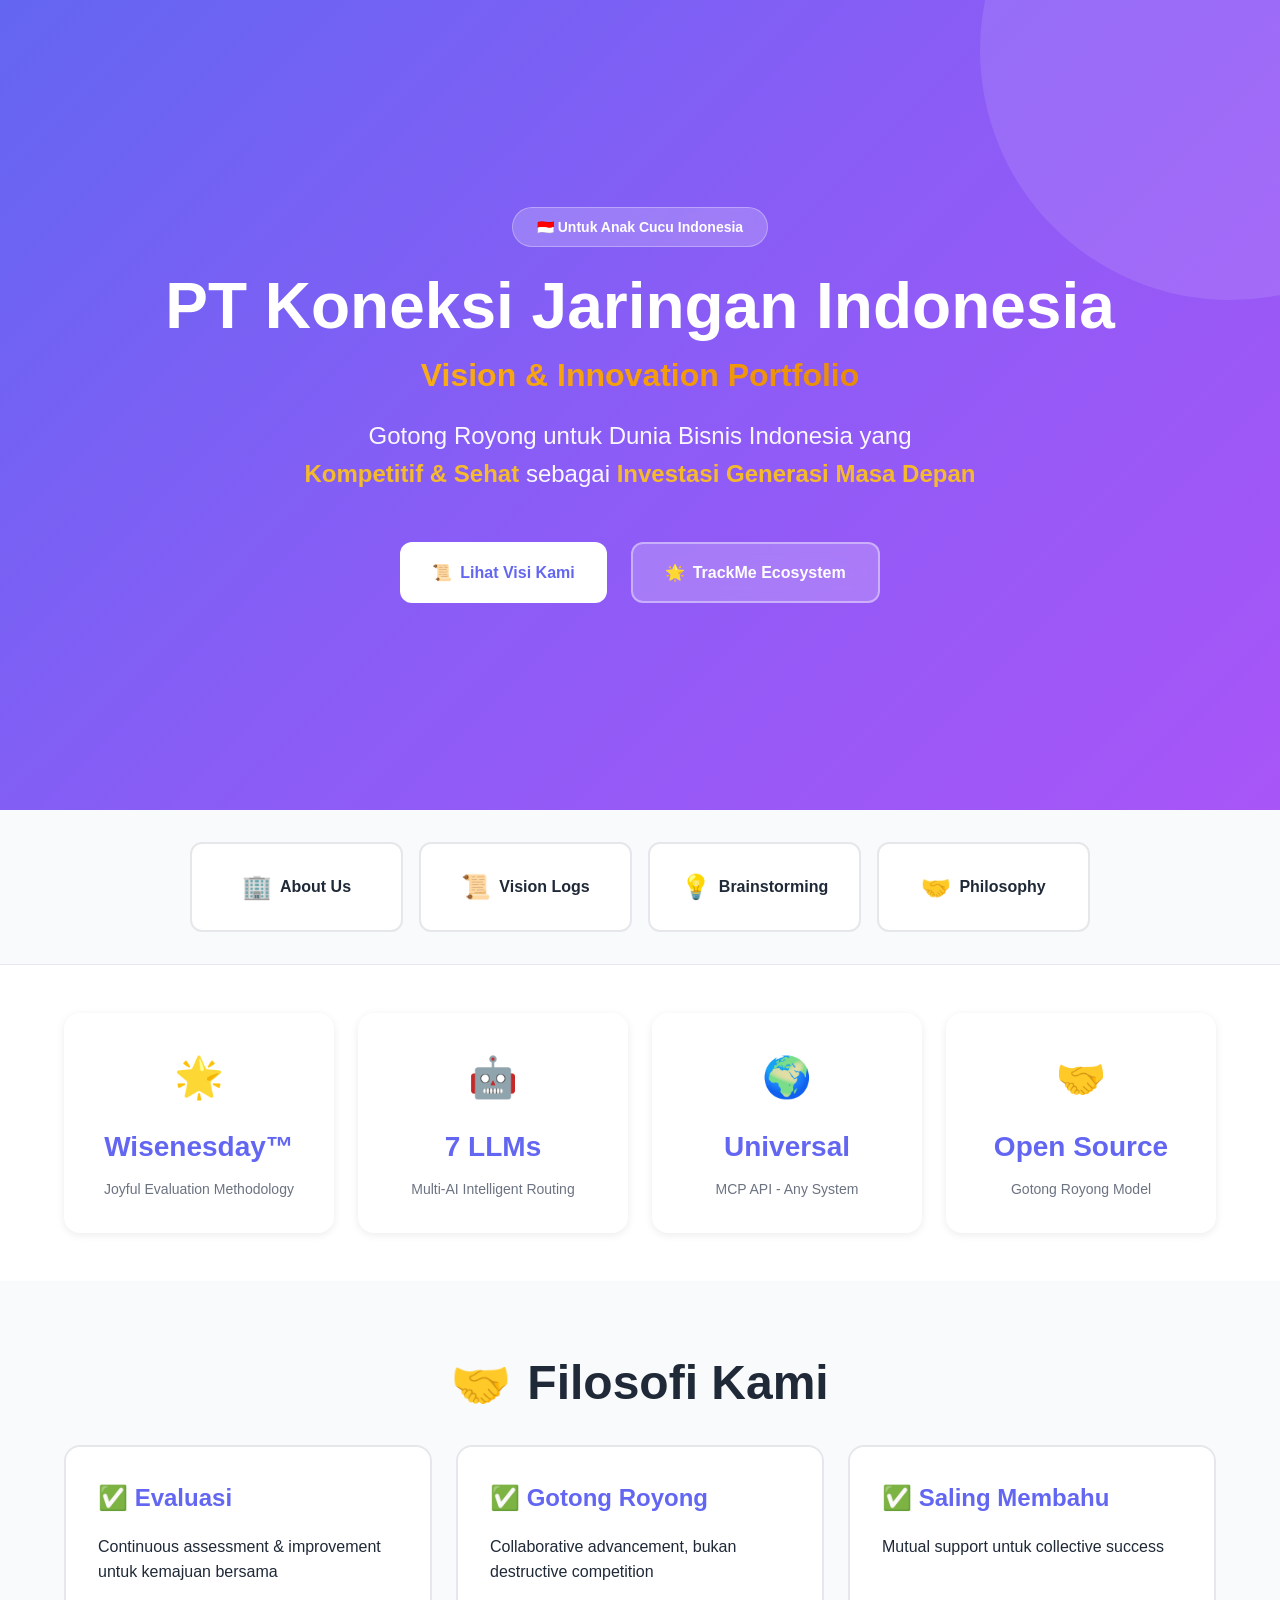
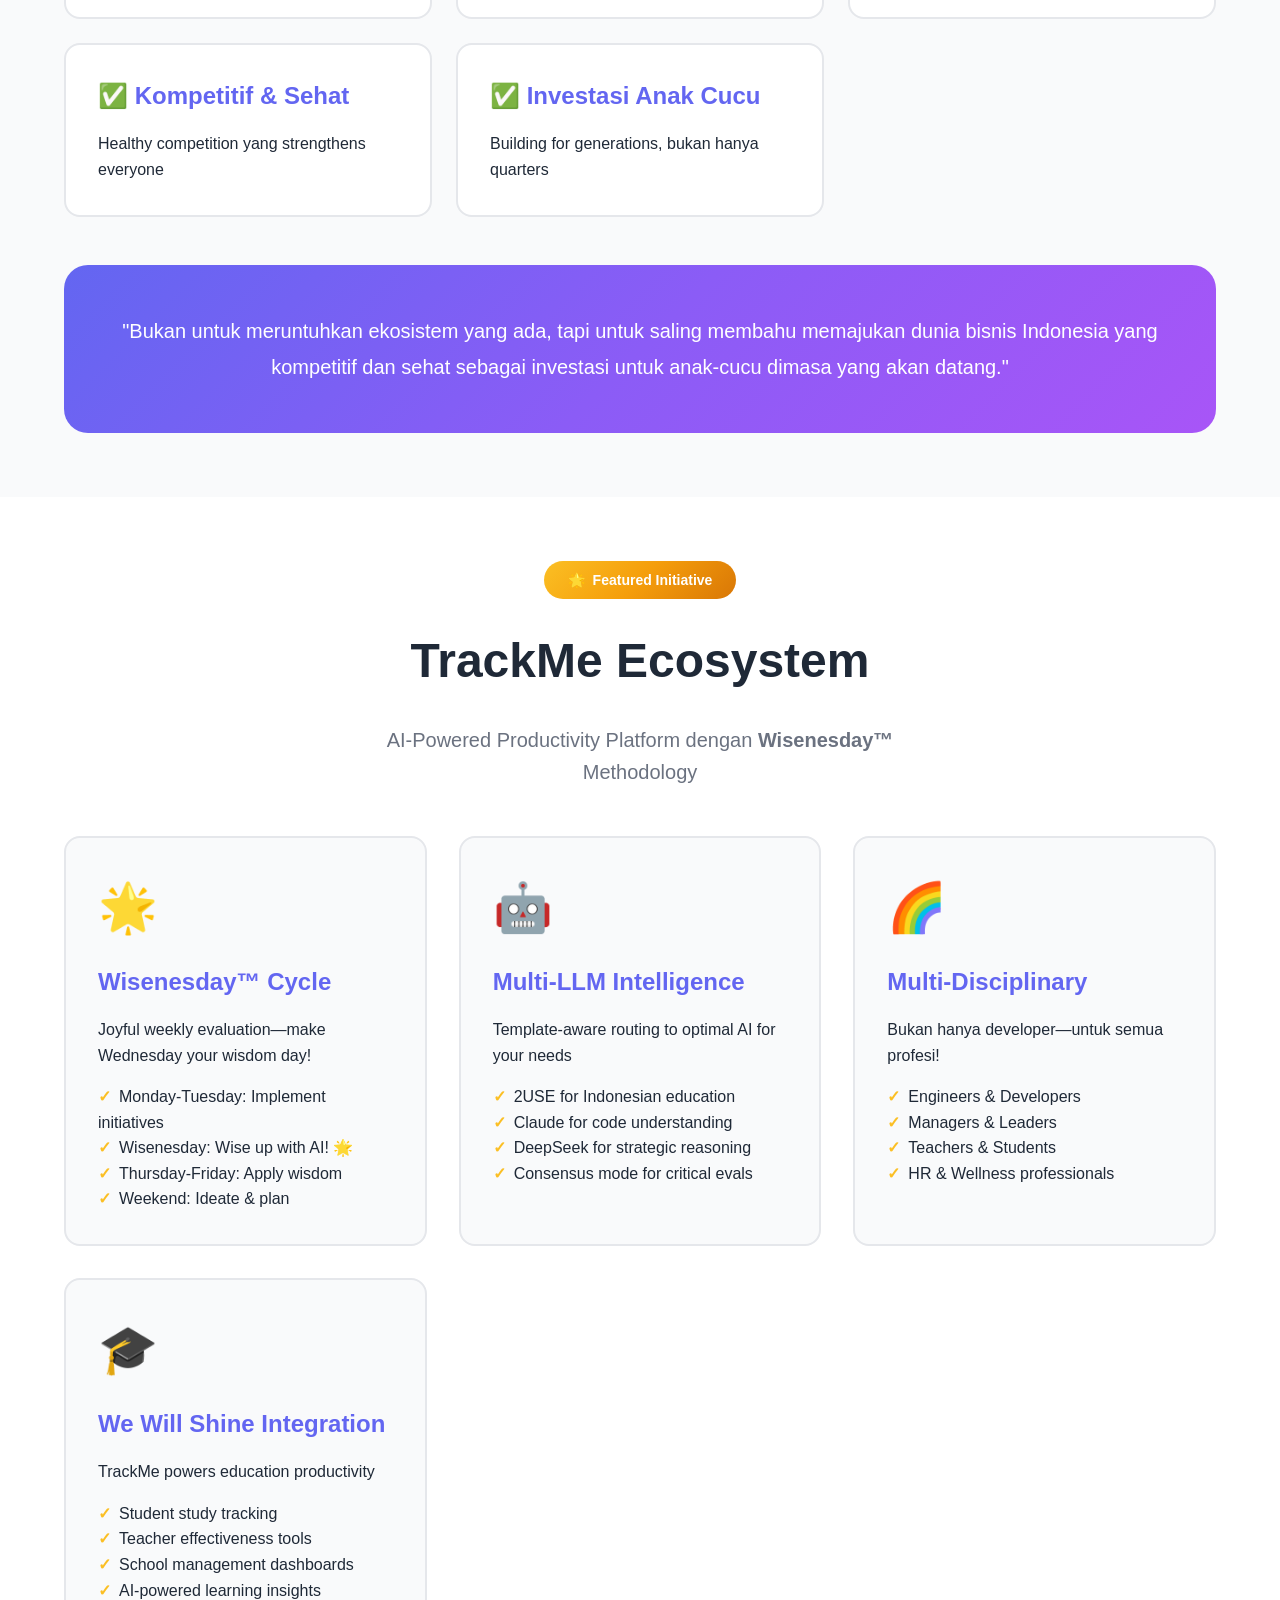
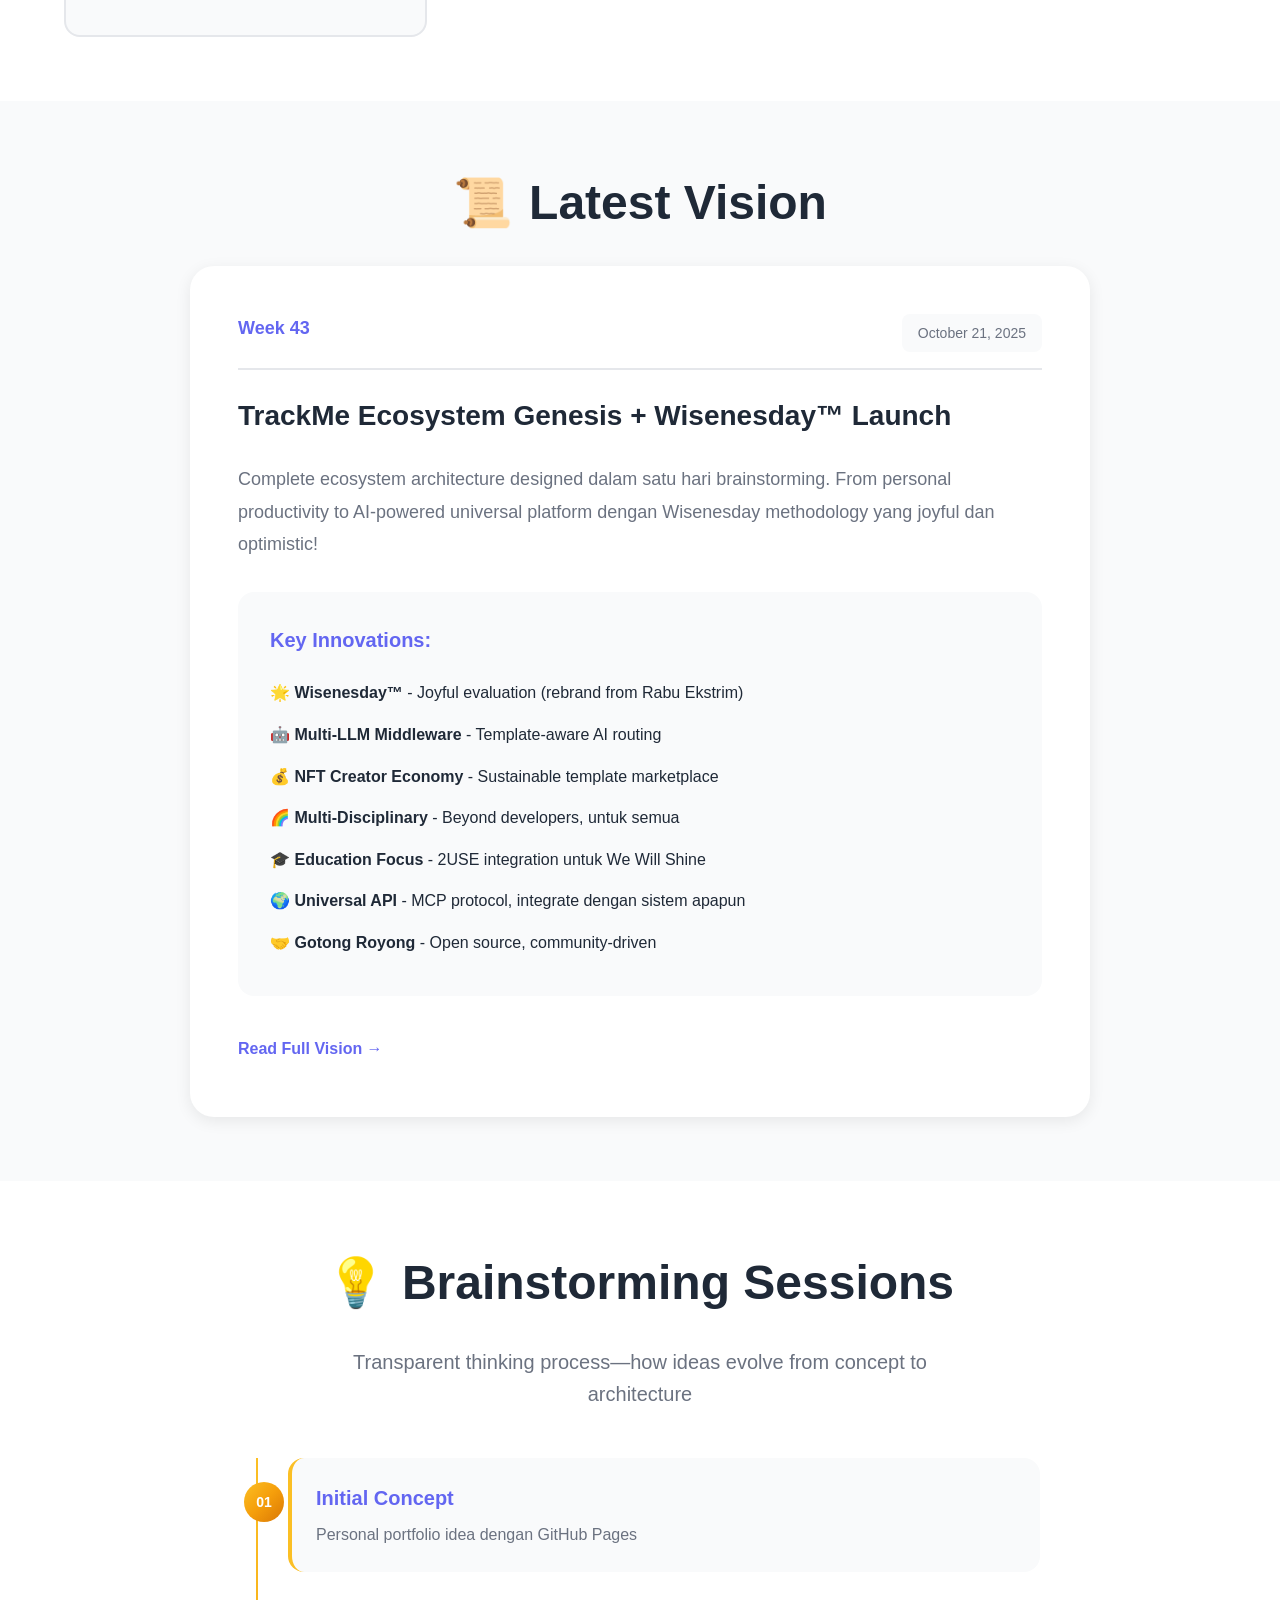
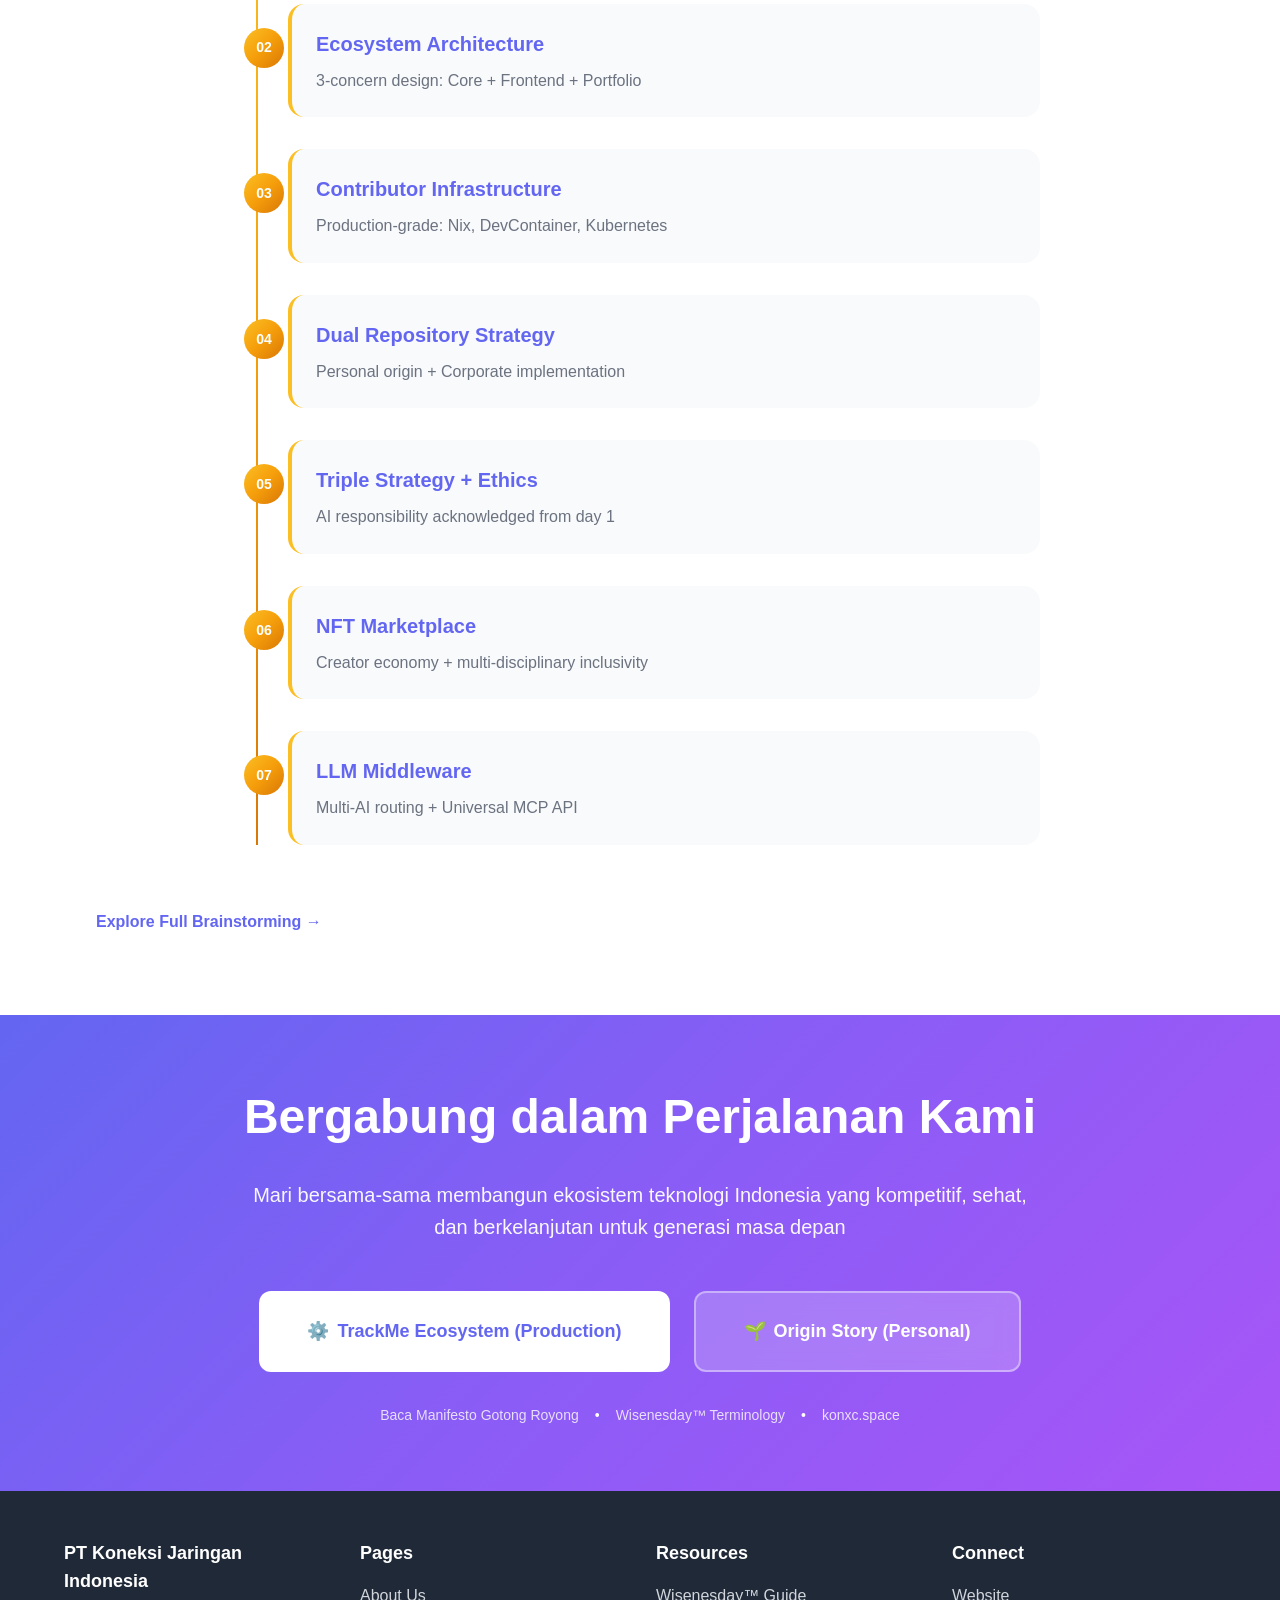
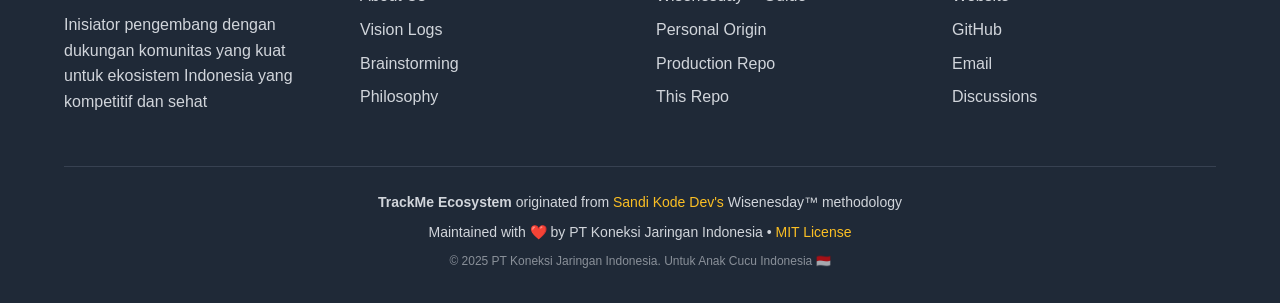
<file: docs/index.html>
<!DOCTYPE html>
<html lang="id">
<head>
    <meta charset="UTF-8">
    <meta name="viewport" content="width=device-width, initial-scale=1.0">
    <title>PT Koneksi Jaringan Indonesia - Wisenesday™ Vision Portfolio</title>
    <meta name="description" content="Corporate vision portfolio: Gotong royong untuk Indonesia kompetitif & sehat. TrackMe Ecosystem genesis & Wisenesday methodology.">
    
    <!-- Open Graph -->
    <meta property="og:title" content="PT Koneksi - Wisenesday Vision Portfolio">
    <meta property="og:description" content="Gotong Royong Digital: Building healthy Indonesian tech ecosystem for next generation">
    <meta property="og:type" content="website">
    
    <link rel="stylesheet" href="./assets/css/style.css">
</head>
<body>
    <!-- Hero Section -->
    <header class="hero">
        <div class="container">
            <div class="hero-badge">🇮🇩 Untuk Anak Cucu Indonesia</div>
            <h1 class="hero-title">
                <span class="company">PT Koneksi Jaringan Indonesia</span>
                <span class="tagline">Vision & Innovation Portfolio</span>
            </h1>
            <p class="hero-subtitle">
                Gotong Royong untuk Dunia Bisnis Indonesia yang<br/>
                <strong>Kompetitif & Sehat</strong> sebagai <strong>Investasi Generasi Masa Depan</strong>
            </p>
            
            <div class="hero-cta">
                <a href="#vision" class="btn btn-primary">
                    <span class="icon">📜</span>
                    Lihat Visi Kami
                </a>
                <a href="#trackme" class="btn btn-secondary">
                    <span class="icon">🌟</span>
                    TrackMe Ecosystem
                </a>
            </div>
        </div>
    </header>

    <!-- Quick Navigation -->
    <nav class="quick-nav">
        <div class="container">
            <div class="quick-nav-grid">
                <a href="./about.html" class="quick-nav-card">
                    <span class="quick-nav-icon">🏢</span>
                    <span class="quick-nav-text">About Us</span>
                </a>
                <a href="./vision.html" class="quick-nav-card">
                    <span class="quick-nav-icon">📜</span>
                    <span class="quick-nav-text">Vision Logs</span>
                </a>
                <a href="./brainstorming.html" class="quick-nav-card">
                    <span class="quick-nav-icon">💡</span>
                    <span class="quick-nav-text">Brainstorming</span>
                </a>
                <a href="./philosophy.html" class="quick-nav-card">
                    <span class="quick-nav-icon">🤝</span>
                    <span class="quick-nav-text">Philosophy</span>
                </a>
            </div>
        </div>
    </nav>

    <!-- Stats Dashboard -->
    <section class="stats">
        <div class="container">
            <div class="stat-grid">
                <div class="stat-card">
                    <div class="stat-icon">🌟</div>
                    <div class="stat-value">Wisenesday™</div>
                    <div class="stat-label">Joyful Evaluation Methodology</div>
                </div>
                <div class="stat-card">
                    <div class="stat-icon">🤖</div>
                    <div class="stat-value">7 LLMs</div>
                    <div class="stat-label">Multi-AI Intelligent Routing</div>
                </div>
                <div class="stat-card">
                    <div class="stat-icon">🌍</div>
                    <div class="stat-value">Universal</div>
                    <div class="stat-label">MCP API - Any System</div>
                </div>
                <div class="stat-card">
                    <div class="stat-icon">🤝</div>
                    <div class="stat-value">Open Source</div>
                    <div class="stat-label">Gotong Royong Model</div>
                </div>
            </div>
        </div>
    </section>

    <!-- Philosophy Section -->
    <section id="philosophy" class="philosophy">
        <div class="container">
            <h2 class="section-title">
                <span class="icon">🤝</span>
                Filosofi Kami
            </h2>
            
            <div class="philosophy-grid">
                <div class="philosophy-card">
                    <h3>✅ Evaluasi</h3>
                    <p>Continuous assessment & improvement untuk kemajuan bersama</p>
                </div>
                <div class="philosophy-card">
                    <h3>✅ Gotong Royong</h3>
                    <p>Collaborative advancement, bukan destructive competition</p>
                </div>
                <div class="philosophy-card">
                    <h3>✅ Saling Membahu</h3>
                    <p>Mutual support untuk collective success</p>
                </div>
                <div class="philosophy-card">
                    <h3>✅ Kompetitif & Sehat</h3>
                    <p>Healthy competition yang strengthens everyone</p>
                </div>
                <div class="philosophy-card">
                    <h3>✅ Investasi Anak Cucu</h3>
                    <p>Building for generations, bukan hanya quarters</p>
                </div>
            </div>
            
            <div class="philosophy-statement">
                <p class="lead">
                    "Bukan untuk meruntuhkan ekosistem yang ada, tapi untuk saling membahu 
                    memajukan dunia bisnis Indonesia yang kompetitif dan sehat sebagai 
                    investasi untuk anak-cucu dimasa yang akan datang."
                </p>
            </div>
        </div>
    </section>

    <!-- TrackMe Ecosystem -->
    <section id="trackme" class="trackme">
        <div class="container">
            <div class="trackme-badge">
                <span class="badge-icon">🌟</span>
                <span class="badge-text">Featured Initiative</span>
            </div>
            
            <h2 class="section-title">TrackMe Ecosystem</h2>
            <p class="section-subtitle">
                AI-Powered Productivity Platform dengan <strong>Wisenesday™</strong> Methodology
            </p>
            
            <div class="trackme-features">
                <div class="feature-card">
                    <div class="feature-icon">🌟</div>
                    <h3>Wisenesday™ Cycle</h3>
                    <p>Joyful weekly evaluation—make Wednesday your wisdom day!</p>
                    <ul>
                        <li>Monday-Tuesday: Implement initiatives</li>
                        <li>Wisenesday: Wise up with AI! 🌟</li>
                        <li>Thursday-Friday: Apply wisdom</li>
                        <li>Weekend: Ideate & plan</li>
                    </ul>
                </div>
                
                <div class="feature-card">
                    <div class="feature-icon">🤖</div>
                    <h3>Multi-LLM Intelligence</h3>
                    <p>Template-aware routing to optimal AI for your needs</p>
                    <ul>
                        <li>2USE for Indonesian education</li>
                        <li>Claude for code understanding</li>
                        <li>DeepSeek for strategic reasoning</li>
                        <li>Consensus mode for critical evals</li>
                    </ul>
                </div>
                
                <div class="feature-card">
                    <div class="feature-icon">🌈</div>
                    <h3>Multi-Disciplinary</h3>
                    <p>Bukan hanya developer—untuk semua profesi!</p>
                    <ul>
                        <li>Engineers & Developers</li>
                        <li>Managers & Leaders</li>
                        <li>Teachers & Students</li>
                        <li>HR & Wellness professionals</li>
                    </ul>
                </div>
                
                <div class="feature-card">
                    <div class="feature-icon">🎓</div>
                    <h3>We Will Shine Integration</h3>
                    <p>TrackMe powers education productivity</p>
                    <ul>
                        <li>Student study tracking</li>
                        <li>Teacher effectiveness tools</li>
                        <li>School management dashboards</li>
                        <li>AI-powered learning insights</li>
                    </ul>
                </div>
            </div>
        </div>
    </section>

    <!-- Latest Vision -->
    <section id="vision" class="vision">
        <div class="container">
            <h2 class="section-title">
                <span class="icon">📜</span>
                Latest Vision
            </h2>
            
            <div class="vision-card">
                <div class="vision-header">
                    <span class="week">Week 43</span>
                    <span class="date">October 21, 2025</span>
                </div>
                <h3>TrackMe Ecosystem Genesis + Wisenesday™ Launch</h3>
                <p class="vision-summary">
                    Complete ecosystem architecture designed dalam satu hari brainstorming. 
                    From personal productivity to AI-powered universal platform dengan 
                    Wisenesday methodology yang joyful dan optimistic!
                </p>
                
                <div class="vision-highlights">
                    <h4>Key Innovations:</h4>
                    <ul>
                        <li>🌟 <strong>Wisenesday™</strong> - Joyful evaluation (rebrand from Rabu Ekstrim)</li>
                        <li>🤖 <strong>Multi-LLM Middleware</strong> - Template-aware AI routing</li>
                        <li>💰 <strong>NFT Creator Economy</strong> - Sustainable template marketplace</li>
                        <li>🌈 <strong>Multi-Disciplinary</strong> - Beyond developers, untuk semua</li>
                        <li>🎓 <strong>Education Focus</strong> - 2USE integration untuk We Will Shine</li>
                        <li>🌍 <strong>Universal API</strong> - MCP protocol, integrate dengan sistem apapun</li>
                        <li>🤝 <strong>Gotong Royong</strong> - Open source, community-driven</li>
                    </ul>
                </div>
                
                <a href="./vision/2025/10-October/week-43-trackme-genesis.html" class="btn btn-link">
                    Read Full Vision →
                </a>
            </div>
        </div>
    </section>

    <!-- Brainstorming -->
    <section class="brainstorming">
        <div class="container">
            <h2 class="section-title">
                <span class="icon">💡</span>
                Brainstorming Sessions
            </h2>
            <p class="section-subtitle">
                Transparent thinking process—how ideas evolve from concept to architecture
            </p>
            
            <div class="brainstorm-timeline">
                <div class="timeline-item">
                    <div class="timeline-number">01</div>
                    <h3>Initial Concept</h3>
                    <p>Personal portfolio idea dengan GitHub Pages</p>
                </div>
                <div class="timeline-item">
                    <div class="timeline-number">02</div>
                    <h3>Ecosystem Architecture</h3>
                    <p>3-concern design: Core + Frontend + Portfolio</p>
                </div>
                <div class="timeline-item">
                    <div class="timeline-number">03</div>
                    <h3>Contributor Infrastructure</h3>
                    <p>Production-grade: Nix, DevContainer, Kubernetes</p>
                </div>
                <div class="timeline-item">
                    <div class="timeline-number">04</div>
                    <h3>Dual Repository Strategy</h3>
                    <p>Personal origin + Corporate implementation</p>
                </div>
                <div class="timeline-item">
                    <div class="timeline-number">05</div>
                    <h3>Triple Strategy + Ethics</h3>
                    <p>AI responsibility acknowledged from day 1</p>
                </div>
                <div class="timeline-item">
                    <div class="timeline-number">06</div>
                    <h3>NFT Marketplace</h3>
                    <p>Creator economy + multi-disciplinary inclusivity</p>
                </div>
                <div class="timeline-item">
                    <div class="timeline-number">07</div>
                    <h3>LLM Middleware</h3>
                    <p>Multi-AI routing + Universal MCP API</p>
                </div>
            </div>
            
            <a href="./brainstorming/2025-10-october/week-43-trackme-genesis/" class="btn btn-primary">
                Explore Full Brainstorming →
            </a>
        </div>
    </section>

    <!-- CTA Section -->
    <section class="cta">
        <div class="container">
            <div class="cta-content">
                <h2>Bergabung dalam Perjalanan Kami</h2>
                <p>
                    Mari bersama-sama membangun ekosistem teknologi Indonesia yang 
                    kompetitif, sehat, dan berkelanjutan untuk generasi masa depan
                </p>
                
                <div class="cta-buttons">
                    <a href="https://github.com/konxc/trackme-ecosystem" class="btn btn-large btn-primary">
                        <span class="icon">⚙️</span>
                        TrackMe Ecosystem (Production)
                    </a>
                    <a href="https://github.com/sandikodev/trackme" class="btn btn-large btn-secondary">
                        <span class="icon">🌱</span>
                        Origin Story (Personal)
                    </a>
                </div>
                
                <div class="cta-links">
                    <a href="./philosophy.html">Baca Manifesto Gotong Royong</a>
                    <span>•</span>
                    <a href="./wisenesday.html">Wisenesday™ Terminology</a>
                    <span>•</span>
                    <a href="https://konxc.space">konxc.space</a>
                </div>
            </div>
        </div>
    </section>

    <!-- Footer -->
    <footer class="footer">
        <div class="container">
            <div class="footer-grid">
                <div class="footer-section">
                    <h4>PT Koneksi Jaringan Indonesia</h4>
                    <p>
                        Inisiator pengembang dengan dukungan komunitas yang kuat 
                        untuk ekosistem Indonesia yang kompetitif dan sehat
                    </p>
                </div>
                
                <div class="footer-section">
                    <h4>Pages</h4>
                    <ul>
                        <li><a href="./about.html">About Us</a></li>
                        <li><a href="./vision.html">Vision Logs</a></li>
                        <li><a href="./brainstorming.html">Brainstorming</a></li>
                        <li><a href="./philosophy.html">Philosophy</a></li>
                    </ul>
                </div>
                
                <div class="footer-section">
                    <h4>Resources</h4>
                    <ul>
                        <li><a href="./wisenesday.html">Wisenesday™ Guide</a></li>
                        <li><a href="https://github.com/sandikodev/trackme">Personal Origin</a></li>
                        <li><a href="https://github.com/konxc/trackme-ecosystem">Production Repo</a></li>
                        <li><a href="https://github.com/konxc/trackme">This Repo</a></li>
                    </ul>
                </div>
                
                <div class="footer-section">
                    <h4>Connect</h4>
                    <ul>
                        <li><a href="https://konxc.space">Website</a></li>
                        <li><a href="https://github.com/konxc">GitHub</a></li>
                        <li><a href="mailto:partnerships@konxc.space">Email</a></li>
                        <li><a href="https://github.com/konxc/trackme/discussions">Discussions</a></li>
                    </ul>
                </div>
            </div>
            
            <div class="footer-bottom">
                <p>
                    <strong>TrackMe Ecosystem</strong> originated from 
                    <a href="https://github.com/sandikodev/trackme">Sandi Kode Dev's</a> 
                    Wisenesday™ methodology
                </p>
                <p>
                    Maintained with ❤️ by PT Koneksi Jaringan Indonesia • 
                    <a href="https://github.com/konxc/trackme/blob/main/LICENSE">MIT License</a>
                </p>
                <p class="copyright">© 2025 PT Koneksi Jaringan Indonesia. Untuk Anak Cucu Indonesia 🇮🇩</p>
            </div>
        </div>
    </footer>

    <script src="./assets/js/main.js"></script>
</body>
</html>
</file>
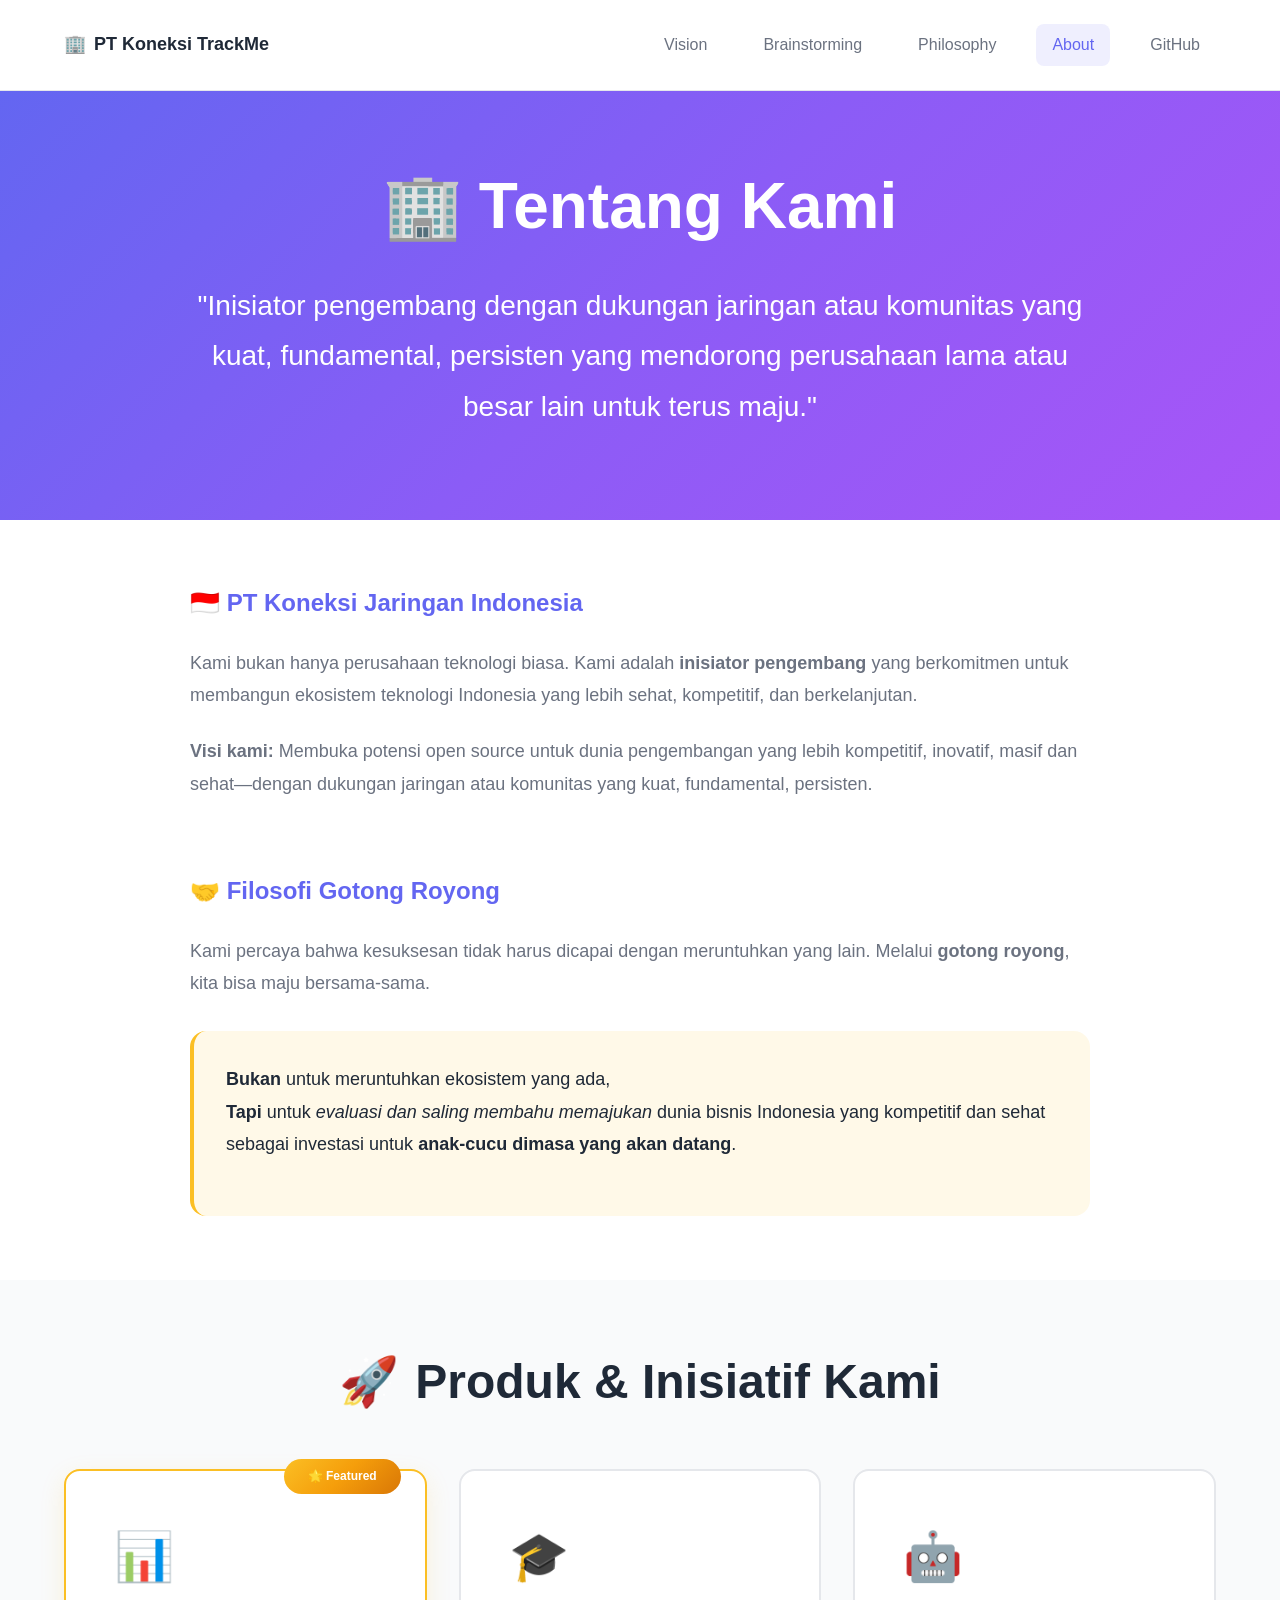
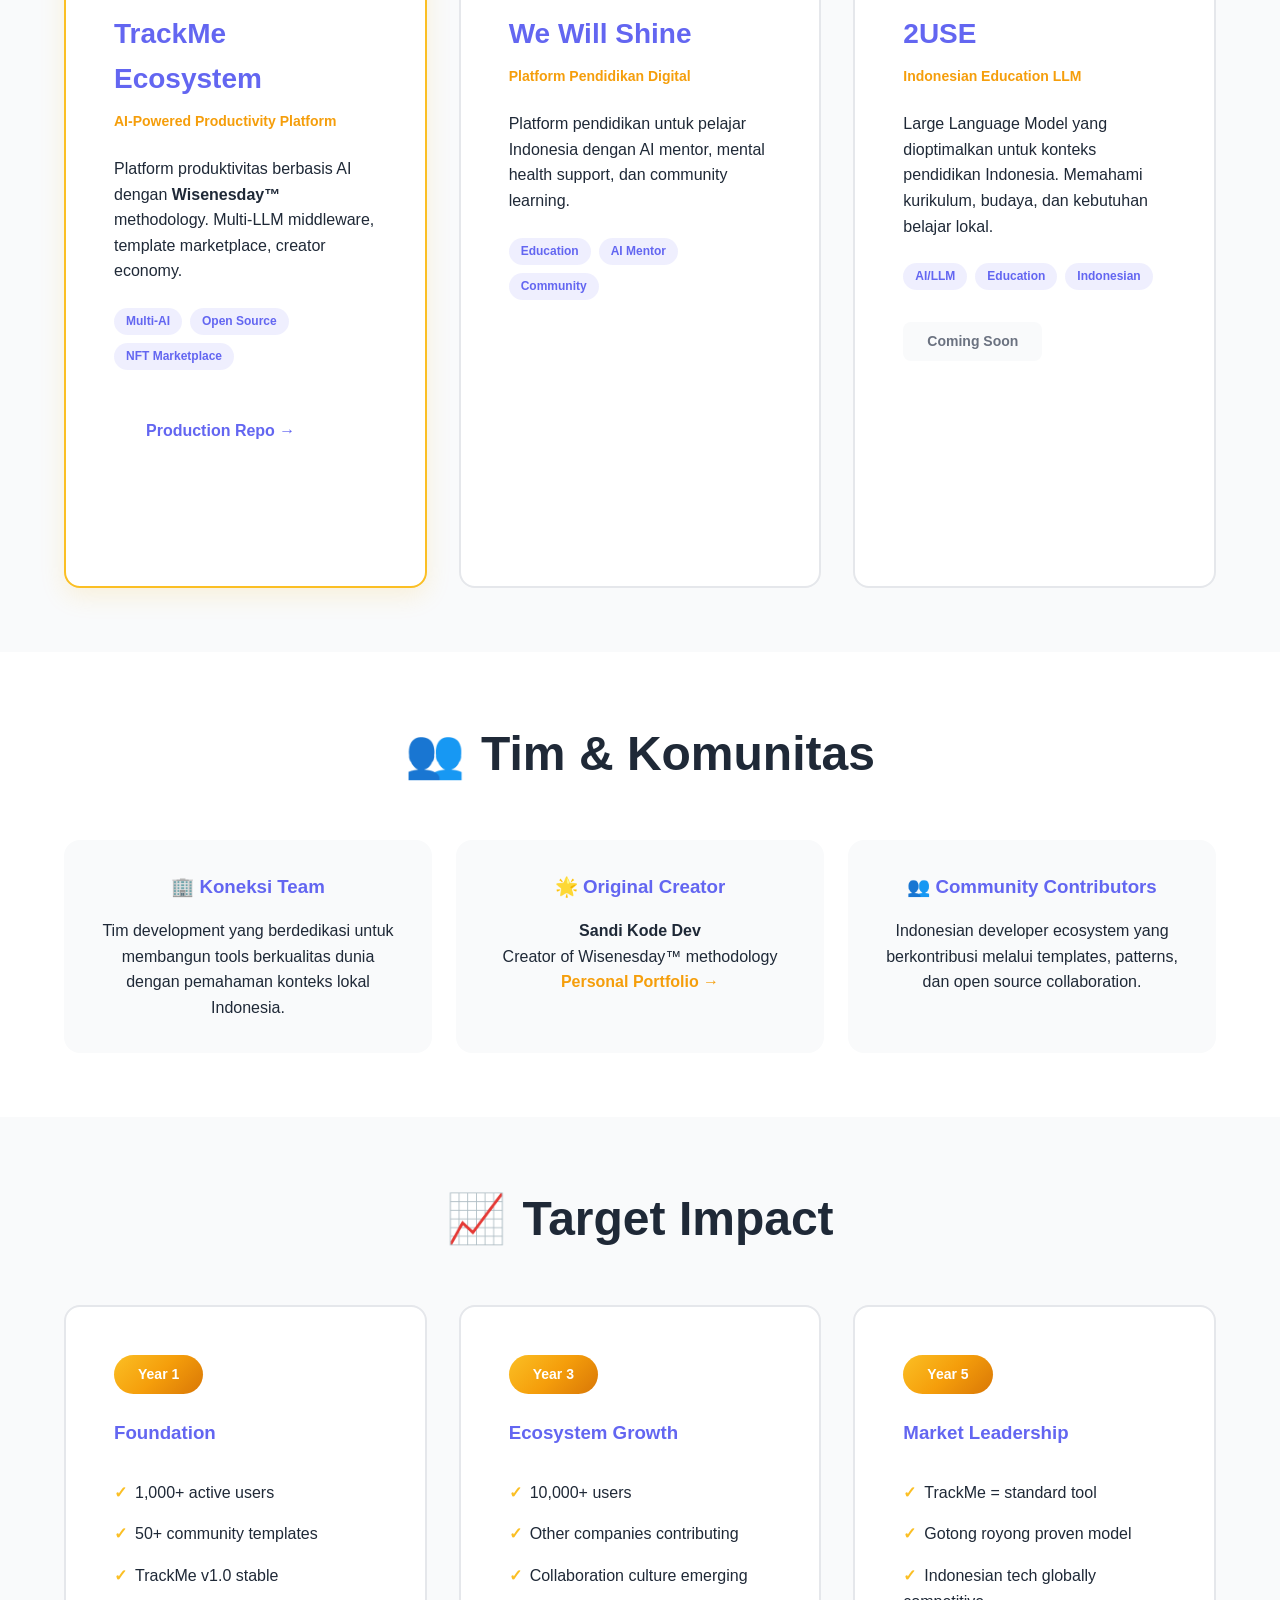
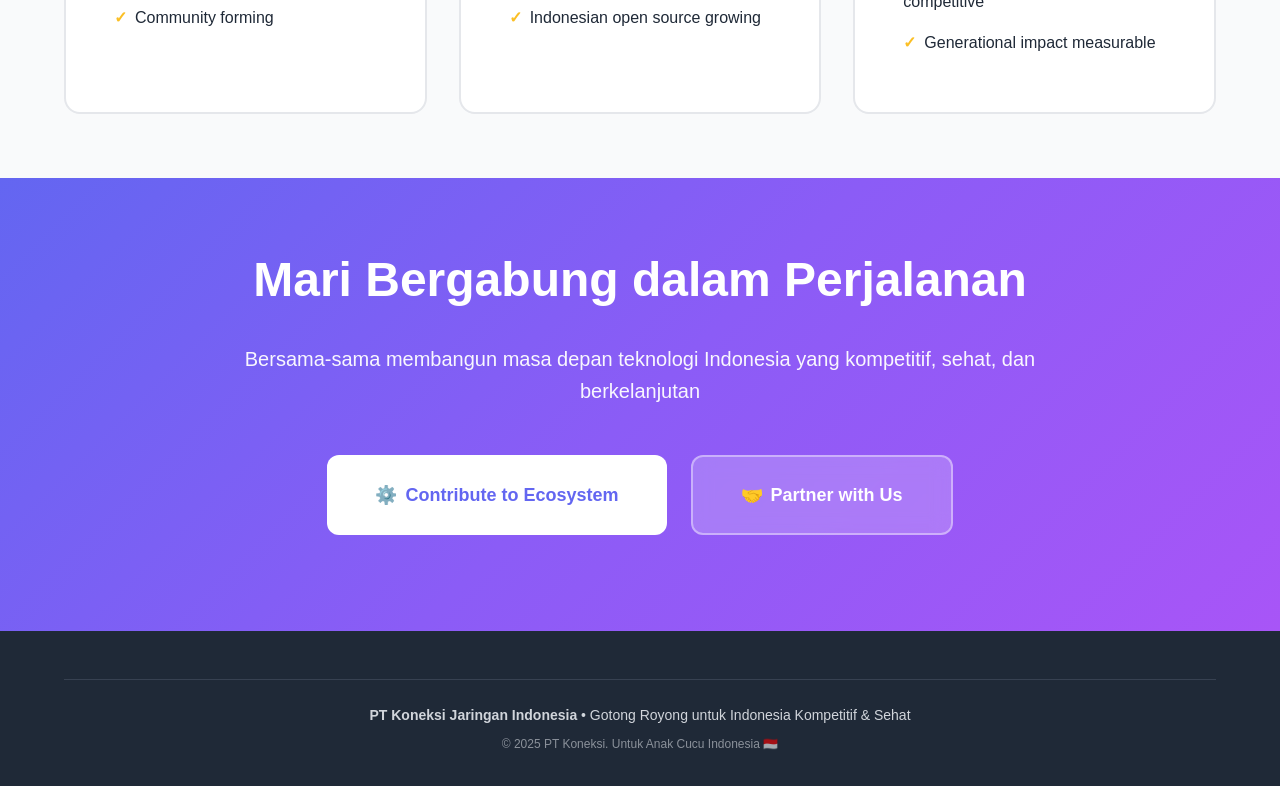
<file: docs/about.html>
<!DOCTYPE html>
<html lang="id">
<head>
    <meta charset="UTF-8">
    <meta name="viewport" content="width=device-width, initial-scale=1.0">
    <title>About - PT Koneksi Jaringan Indonesia</title>
    <meta name="description" content="About PT Koneksi - Open source leader untuk Indonesian tech ecosystem">
    <link rel="stylesheet" href="./assets/css/style.css">
</head>
<body>
    <!-- Header -->
    <header class="page-header">
        <div class="container">
            <nav class="nav">
                <a href="./" class="nav-brand">
                    <span class="icon">🏢</span>
                    <span>PT Koneksi TrackMe</span>
                </a>
                <div class="nav-links">
                    <a href="./vision.html">Vision</a>
                    <a href="./brainstorming.html">Brainstorming</a>
                    <a href="./philosophy.html">Philosophy</a>
                    <a href="./about.html" class="active">About</a>
                    <a href="https://github.com/konxc/trackme">GitHub</a>
                </div>
            </nav>
        </div>
    </header>

    <!-- About Hero -->
    <section class="about-hero">
        <div class="container">
            <h1 class="page-title">
                <span class="icon">🏢</span>
                Tentang Kami
            </h1>
            <p class="hero-quote">
                "Inisiator pengembang dengan dukungan jaringan atau komunitas yang kuat, 
                fundamental, persisten yang mendorong perusahaan lama atau besar lain 
                untuk terus maju."
            </p>
        </div>
    </section>

    <!-- Company Story -->
    <section class="company-story">
        <div class="container">
            <div class="story-grid">
                <div class="story-section">
                    <h2>🇮🇩 PT Koneksi Jaringan Indonesia</h2>
                    <p>
                        Kami bukan hanya perusahaan teknologi biasa. Kami adalah <strong>inisiator pengembang</strong> 
                        yang berkomitmen untuk membangun ekosistem teknologi Indonesia yang lebih sehat, kompetitif, 
                        dan berkelanjutan.
                    </p>
                    <p>
                        <strong>Visi kami:</strong> Membuka potensi open source untuk dunia pengembangan yang lebih 
                        kompetitif, inovatif, masif dan sehat—dengan dukungan jaringan atau komunitas yang kuat, 
                        fundamental, persisten.
                    </p>
                </div>

                <div class="story-section">
                    <h2>🤝 Filosofi Gotong Royong</h2>
                    <p>
                        Kami percaya bahwa kesuksesan tidak harus dicapai dengan meruntuhkan yang lain. 
                        Melalui <strong>gotong royong</strong>, kita bisa maju bersama-sama.
                    </p>
                    <div class="philosophy-highlight">
                        <p>
                            <strong>Bukan</strong> untuk meruntuhkan ekosistem yang ada,<br/>
                            <strong>Tapi</strong> untuk <em>evaluasi dan saling membahu memajukan</em> 
                            dunia bisnis Indonesia yang kompetitif dan sehat sebagai investasi untuk 
                            <strong>anak-cucu dimasa yang akan datang</strong>.
                        </p>
                    </div>
                </div>
            </div>
        </div>
    </section>

    <!-- Products -->
    <section class="products-section">
        <div class="container">
            <h2 class="section-title">
                <span class="icon">🚀</span>
                Produk & Inisiatif Kami
            </h2>

            <div class="products-grid">
                <div class="product-card featured">
                    <div class="product-badge">🌟 Featured</div>
                    <div class="product-icon">📊</div>
                    <h3>TrackMe Ecosystem</h3>
                    <p class="product-tagline">AI-Powered Productivity Platform</p>
                    <p>
                        Platform produktivitas berbasis AI dengan <strong>Wisenesday™</strong> methodology. 
                        Multi-LLM middleware, template marketplace, creator economy.
                    </p>
                    <div class="product-features">
                        <span class="feature-tag">Multi-AI</span>
                        <span class="feature-tag">Open Source</span>
                        <span class="feature-tag">NFT Marketplace</span>
                    </div>
                    <div class="product-links">
                        <a href="https://github.com/konxc/trackme-ecosystem" class="btn btn-primary">
                            Production Repo →
                        </a>
                        <a href="./vision.html" class="btn btn-secondary">
                            Vision Logs →
                        </a>
                    </div>
                </div>

                <div class="product-card">
                    <div class="product-icon">🎓</div>
                    <h3>We Will Shine</h3>
                    <p class="product-tagline">Platform Pendidikan Digital</p>
                    <p>
                        Platform pendidikan untuk pelajar Indonesia dengan AI mentor, mental health support, 
                        dan community learning.
                    </p>
                    <div class="product-features">
                        <span class="feature-tag">Education</span>
                        <span class="feature-tag">AI Mentor</span>
                        <span class="feature-tag">Community</span>
                    </div>
                    <div class="product-links">
                        <a href="https://github.com/konxc/we-will-shine" class="btn btn-secondary">
                            GitHub →
                        </a>
                    </div>
                </div>

                <div class="product-card">
                    <div class="product-icon">🤖</div>
                    <h3>2USE</h3>
                    <p class="product-tagline">Indonesian Education LLM</p>
                    <p>
                        Large Language Model yang dioptimalkan untuk konteks pendidikan Indonesia. 
                        Memahami kurikulum, budaya, dan kebutuhan belajar lokal.
                    </p>
                    <div class="product-features">
                        <span class="feature-tag">AI/LLM</span>
                        <span class="feature-tag">Education</span>
                        <span class="feature-tag">Indonesian</span>
                    </div>
                    <div class="product-links">
                        <span class="coming-soon-badge">Coming Soon</span>
                    </div>
                </div>
            </div>
        </div>
    </section>

    <!-- Team & Community -->
    <section class="team-section">
        <div class="container">
            <h2 class="section-title">
                <span class="icon">👥</span>
                Tim & Komunitas
            </h2>
            
            <div class="team-grid">
                <div class="team-card">
                    <h3>🏢 Koneksi Team</h3>
                    <p>
                        Tim development yang berdedikasi untuk membangun tools berkualitas dunia 
                        dengan pemahaman konteks lokal Indonesia.
                    </p>
                </div>

                <div class="team-card">
                    <h3>🌟 Original Creator</h3>
                    <p>
                        <strong>Sandi Kode Dev</strong><br/>
                        Creator of Wisenesday™ methodology<br/>
                        <a href="https://github.com/sandikodev/trackme">Personal Portfolio →</a>
                    </p>
                </div>

                <div class="team-card">
                    <h3>👥 Community Contributors</h3>
                    <p>
                        Indonesian developer ecosystem yang berkontribusi melalui templates, 
                        patterns, dan open source collaboration.
                    </p>
                </div>
            </div>
        </div>
    </section>

    <!-- Impact -->
    <section class="impact-section">
        <div class="container">
            <h2 class="section-title">
                <span class="icon">📈</span>
                Target Impact
            </h2>

            <div class="impact-grid">
                <div class="impact-card">
                    <div class="impact-year">Year 1</div>
                    <h3>Foundation</h3>
                    <ul>
                        <li>1,000+ active users</li>
                        <li>50+ community templates</li>
                        <li>TrackMe v1.0 stable</li>
                        <li>Community forming</li>
                    </ul>
                </div>

                <div class="impact-card">
                    <div class="impact-year">Year 3</div>
                    <h3>Ecosystem Growth</h3>
                    <ul>
                        <li>10,000+ users</li>
                        <li>Other companies contributing</li>
                        <li>Collaboration culture emerging</li>
                        <li>Indonesian open source growing</li>
                    </ul>
                </div>

                <div class="impact-card">
                    <div class="impact-year">Year 5</div>
                    <h3>Market Leadership</h3>
                    <ul>
                        <li>TrackMe = standard tool</li>
                        <li>Gotong royong proven model</li>
                        <li>Indonesian tech globally competitive</li>
                        <li>Generational impact measurable</li>
                    </ul>
                </div>
            </div>
        </div>
    </section>

    <!-- CTA -->
    <section class="cta">
        <div class="container">
            <div class="cta-content">
                <h2>Mari Bergabung dalam Perjalanan</h2>
                <p>
                    Bersama-sama membangun masa depan teknologi Indonesia yang 
                    kompetitif, sehat, dan berkelanjutan
                </p>
                <div class="cta-buttons">
                    <a href="https://github.com/konxc/trackme-ecosystem" class="btn btn-large btn-primary">
                        <span class="icon">⚙️</span>
                        Contribute to Ecosystem
                    </a>
                    <a href="mailto:partnerships@konxc.space" class="btn btn-large btn-secondary">
                        <span class="icon">🤝</span>
                        Partner with Us
                    </a>
                </div>
            </div>
        </div>
    </section>

    <!-- Footer -->
    <footer class="footer">
        <div class="container">
            <div class="footer-bottom">
                <p>
                    <strong>PT Koneksi Jaringan Indonesia</strong> • 
                    Gotong Royong untuk Indonesia Kompetitif & Sehat
                </p>
                <p class="copyright">© 2025 PT Koneksi. Untuk Anak Cucu Indonesia 🇮🇩</p>
            </div>
        </div>
    </footer>

    <script src="./assets/js/main.js"></script>
</body>
</html>
</file>
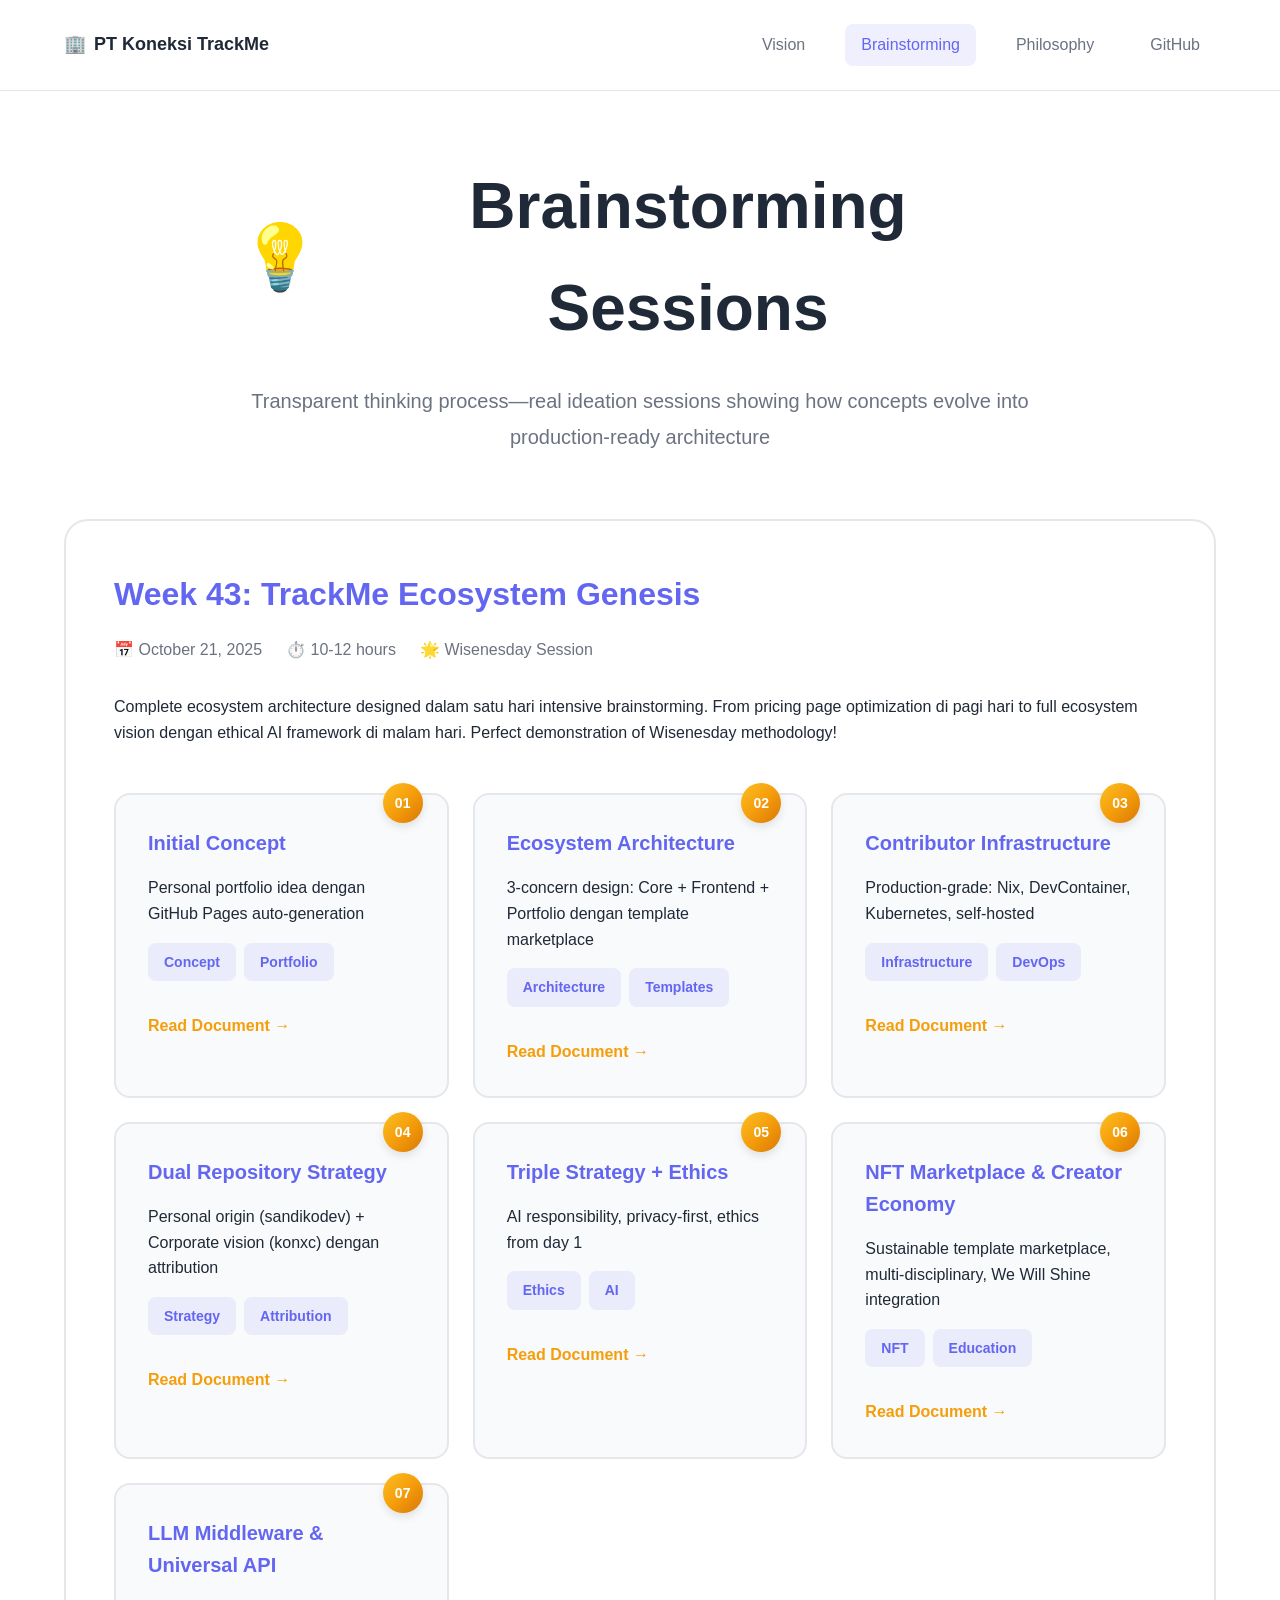
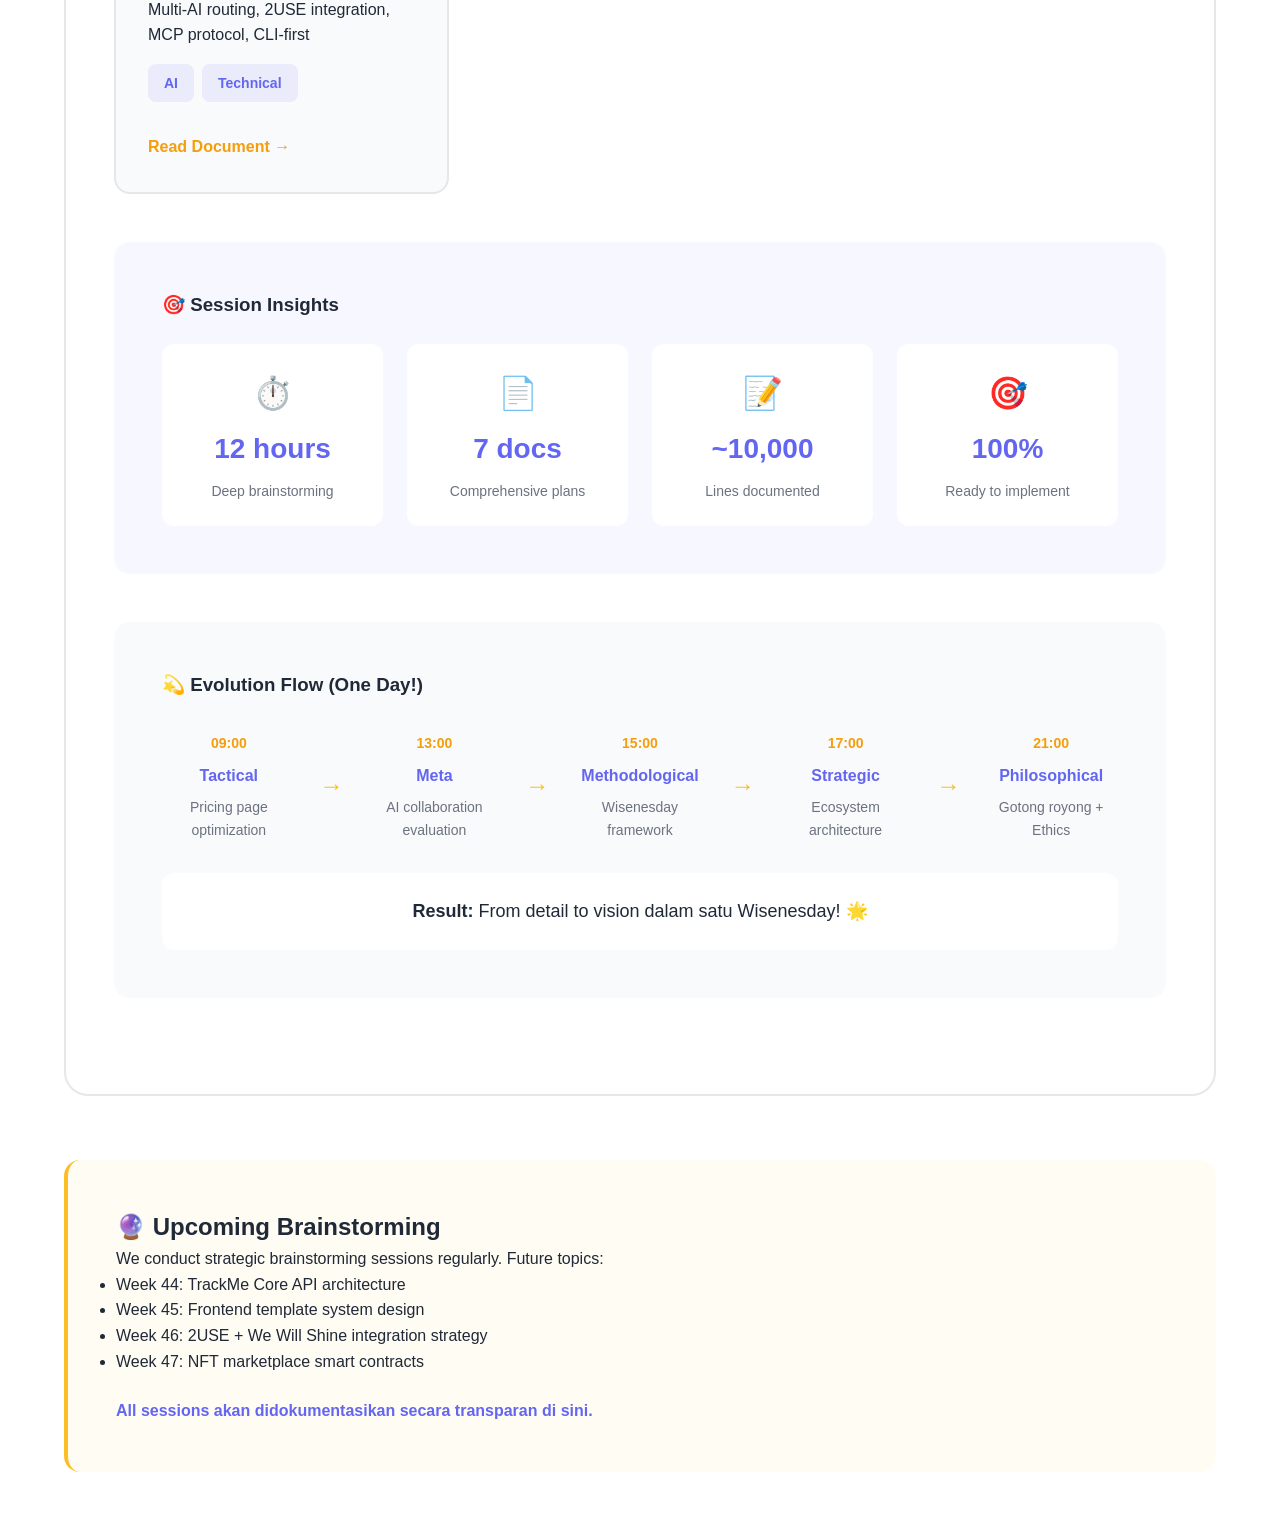
<file: docs/brainstorming.html>
<!DOCTYPE html>
<html lang="id">
<head>
    <meta charset="UTF-8">
    <meta name="viewport" content="width=device-width, initial-scale=1.0">
    <title>Brainstorming Sessions - PT Koneksi TrackMe</title>
    <meta name="description" content="Transparent ideation process - How ideas evolve from concept to architecture">
    <link rel="stylesheet" href="./assets/css/style.css">
</head>
<body>
    <!-- Header -->
    <header class="page-header">
        <div class="container">
            <nav class="nav">
                <a href="./" class="nav-brand">
                    <span class="icon">🏢</span>
                    <span>PT Koneksi TrackMe</span>
                </a>
                <div class="nav-links">
                    <a href="./vision.html">Vision</a>
                    <a href="./brainstorming.html" class="active">Brainstorming</a>
                    <a href="./philosophy.html">Philosophy</a>
                    <a href="https://github.com/konxc/trackme">GitHub</a>
                </div>
            </nav>
        </div>
    </header>

    <!-- Brainstorming Sessions -->
    <section class="content-section">
        <div class="container">
            <div class="page-title-block">
                <h1 class="page-title">
                    <span class="icon">💡</span>
                    Brainstorming Sessions
                </h1>
                <p class="page-subtitle">
                    Transparent thinking process—real ideation sessions showing how 
                    concepts evolve into production-ready architecture
                </p>
            </div>

            <!-- Session: Week 43 TrackMe Genesis -->
            <div class="brainstorm-session">
                <div class="session-header">
                    <h2>Week 43: TrackMe Ecosystem Genesis</h2>
                    <div class="session-meta">
                        <span>📅 October 21, 2025</span>
                        <span>⏱️ 10-12 hours</span>
                        <span>🌟 Wisenesday Session</span>
                    </div>
                </div>

                <div class="session-description">
                    <p>
                        Complete ecosystem architecture designed dalam satu hari intensive brainstorming. 
                        From pricing page optimization di pagi hari to full ecosystem vision dengan 
                        ethical AI framework di malam hari. Perfect demonstration of Wisenesday methodology!
                    </p>
                </div>

                <div class="documents-grid">
                    <!-- Document 01 -->
                    <div class="document-card">
                        <div class="doc-number">01</div>
                        <h3>Initial Concept</h3>
                        <p>Personal portfolio idea dengan GitHub Pages auto-generation</p>
                        <div class="doc-tags">
                            <span class="tag">Concept</span>
                            <span class="tag">Portfolio</span>
                        </div>
                        <a href="./brainstorming/2025-10-october/week-43-trackme-genesis/01-initial-concept.md" class="doc-link">
                            Read Document →
                        </a>
                    </div>

                    <!-- Document 02 -->
                    <div class="document-card">
                        <div class="doc-number">02</div>
                        <h3>Ecosystem Architecture</h3>
                        <p>3-concern design: Core + Frontend + Portfolio dengan template marketplace</p>
                        <div class="doc-tags">
                            <span class="tag">Architecture</span>
                            <span class="tag">Templates</span>
                        </div>
                        <a href="./brainstorming/2025-10-october/week-43-trackme-genesis/02-ecosystem-architecture.md" class="doc-link">
                            Read Document →
                        </a>
                    </div>

                    <!-- Document 03 -->
                    <div class="document-card">
                        <div class="doc-number">03</div>
                        <h3>Contributor Infrastructure</h3>
                        <p>Production-grade: Nix, DevContainer, Kubernetes, self-hosted</p>
                        <div class="doc-tags">
                            <span class="tag">Infrastructure</span>
                            <span class="tag">DevOps</span>
                        </div>
                        <a href="./brainstorming/2025-10-october/week-43-trackme-genesis/03-contributor-infrastructure.md" class="doc-link">
                            Read Document →
                        </a>
                    </div>

                    <!-- Document 04 -->
                    <div class="document-card">
                        <div class="doc-number">04</div>
                        <h3>Dual Repository Strategy</h3>
                        <p>Personal origin (sandikodev) + Corporate vision (konxc) dengan attribution</p>
                        <div class="doc-tags">
                            <span class="tag">Strategy</span>
                            <span class="tag">Attribution</span>
                        </div>
                        <a href="./brainstorming/2025-10-october/week-43-trackme-genesis/04-dual-repository-strategy.md" class="doc-link">
                            Read Document →
                        </a>
                    </div>

                    <!-- Document 05 -->
                    <div class="document-card">
                        <div class="doc-number">05</div>
                        <h3>Triple Strategy + Ethics</h3>
                        <p>AI responsibility, privacy-first, ethics from day 1</p>
                        <div class="doc-tags">
                            <span class="tag">Ethics</span>
                            <span class="tag">AI</span>
                        </div>
                        <a href="./brainstorming/2025-10-october/week-43-trackme-genesis/05-triple-strategy-ethics.md" class="doc-link">
                            Read Document →
                        </a>
                    </div>

                    <!-- Document 06 -->
                    <div class="document-card">
                        <div class="doc-number">06</div>
                        <h3>NFT Marketplace & Creator Economy</h3>
                        <p>Sustainable template marketplace, multi-disciplinary, We Will Shine integration</p>
                        <div class="doc-tags">
                            <span class="tag">NFT</span>
                            <span class="tag">Education</span>
                        </div>
                        <a href="./brainstorming/2025-10-october/week-43-trackme-genesis/06-nft-marketplace-community-economics.md" class="doc-link">
                            Read Document →
                        </a>
                    </div>

                    <!-- Document 07 -->
                    <div class="document-card">
                        <div class="doc-number">07</div>
                        <h3>LLM Middleware & Universal API</h3>
                        <p>Multi-AI routing, 2USE integration, MCP protocol, CLI-first</p>
                        <div class="doc-tags">
                            <span class="tag">AI</span>
                            <span class="tag">Technical</span>
                        </div>
                        <a href="./brainstorming/2025-10-october/week-43-trackme-genesis/07-llm-middleware-universal-integration.md" class="doc-link">
                            Read Document →
                        </a>
                    </div>
                </div>

                <!-- Session Insights -->
                <div class="session-insights">
                    <h3>🎯 Session Insights</h3>
                    <div class="insights-grid">
                        <div class="insight-card">
                            <div class="insight-icon">⏱️</div>
                            <div class="insight-value">12 hours</div>
                            <div class="insight-label">Deep brainstorming</div>
                        </div>
                        <div class="insight-card">
                            <div class="insight-icon">📄</div>
                            <div class="insight-value">7 docs</div>
                            <div class="insight-label">Comprehensive plans</div>
                        </div>
                        <div class="insight-card">
                            <div class="insight-icon">📝</div>
                            <div class="insight-value">~10,000</div>
                            <div class="insight-label">Lines documented</div>
                        </div>
                        <div class="insight-card">
                            <div class="insight-icon">🎯</div>
                            <div class="insight-value">100%</div>
                            <div class="insight-label">Ready to implement</div>
                        </div>
                    </div>
                </div>

                <!-- Evolution Flow -->
                <div class="evolution-flow">
                    <h3>💫 Evolution Flow (One Day!)</h3>
                    <div class="flow-steps">
                        <div class="flow-step">
                            <div class="step-time">09:00</div>
                            <div class="step-content">
                                <h4>Tactical</h4>
                                <p>Pricing page optimization</p>
                            </div>
                        </div>
                        <div class="flow-arrow">→</div>
                        <div class="flow-step">
                            <div class="step-time">13:00</div>
                            <div class="step-content">
                                <h4>Meta</h4>
                                <p>AI collaboration evaluation</p>
                            </div>
                        </div>
                        <div class="flow-arrow">→</div>
                        <div class="flow-step">
                            <div class="step-time">15:00</div>
                            <div class="step-content">
                                <h4>Methodological</h4>
                                <p>Wisenesday framework</p>
                            </div>
                        </div>
                        <div class="flow-arrow">→</div>
                        <div class="flow-step">
                            <div class="step-time">17:00</div>
                            <div class="step-content">
                                <h4>Strategic</h4>
                                <p>Ecosystem architecture</p>
                            </div>
                        </div>
                        <div class="flow-arrow">→</div>
                        <div class="flow-step">
                            <div class="step-time">21:00</div>
                            <div class="step-content">
                                <h4>Philosophical</h4>
                                <p>Gotong royong + Ethics</p>
                            </div>
                        </div>
                    </div>
                    <div class="flow-result">
                        <strong>Result:</strong> From detail to vision dalam satu Wisenesday! 🌟
                    </div>
                </div>
            </div>

            <!-- Future Sessions -->
            <div class="future-sessions">
                <h2>🔮 Upcoming Brainstorming</h2>
                <p>We conduct strategic brainstorming sessions regularly. Future topics:</p>
                <ul>
                    <li>Week 44: TrackMe Core API architecture</li>
                    <li>Week 45: Frontend template system design</li>
                    <li>Week 46: 2USE + We Will Shine integration strategy</li>
                    <li>Week 47: NFT marketplace smart contracts</li>
                </ul>
                <p class="cta-text">All sessions akan didokumentasikan secara transparan di sini.</p>
            </div>
        </div>
    </section>

    <script src="./assets/js/main.js"></script>
</body>
</html>
</file>
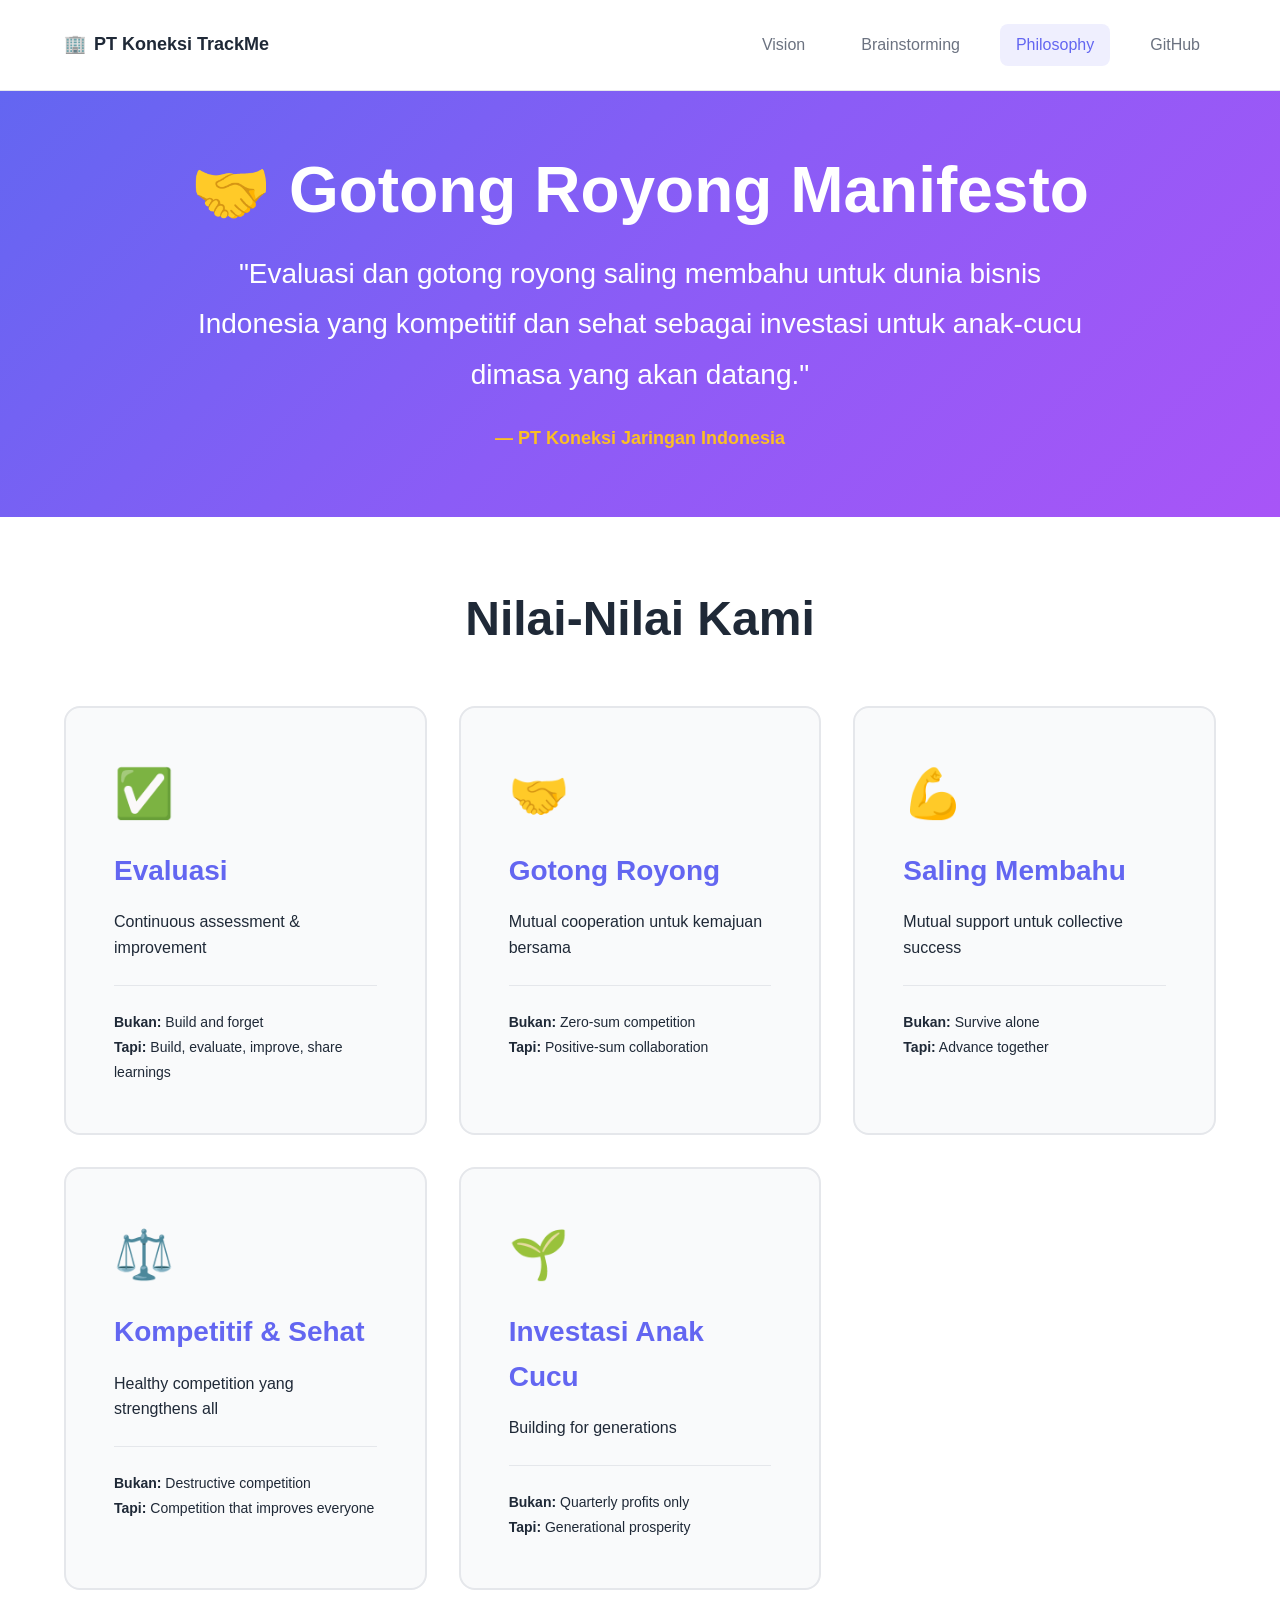
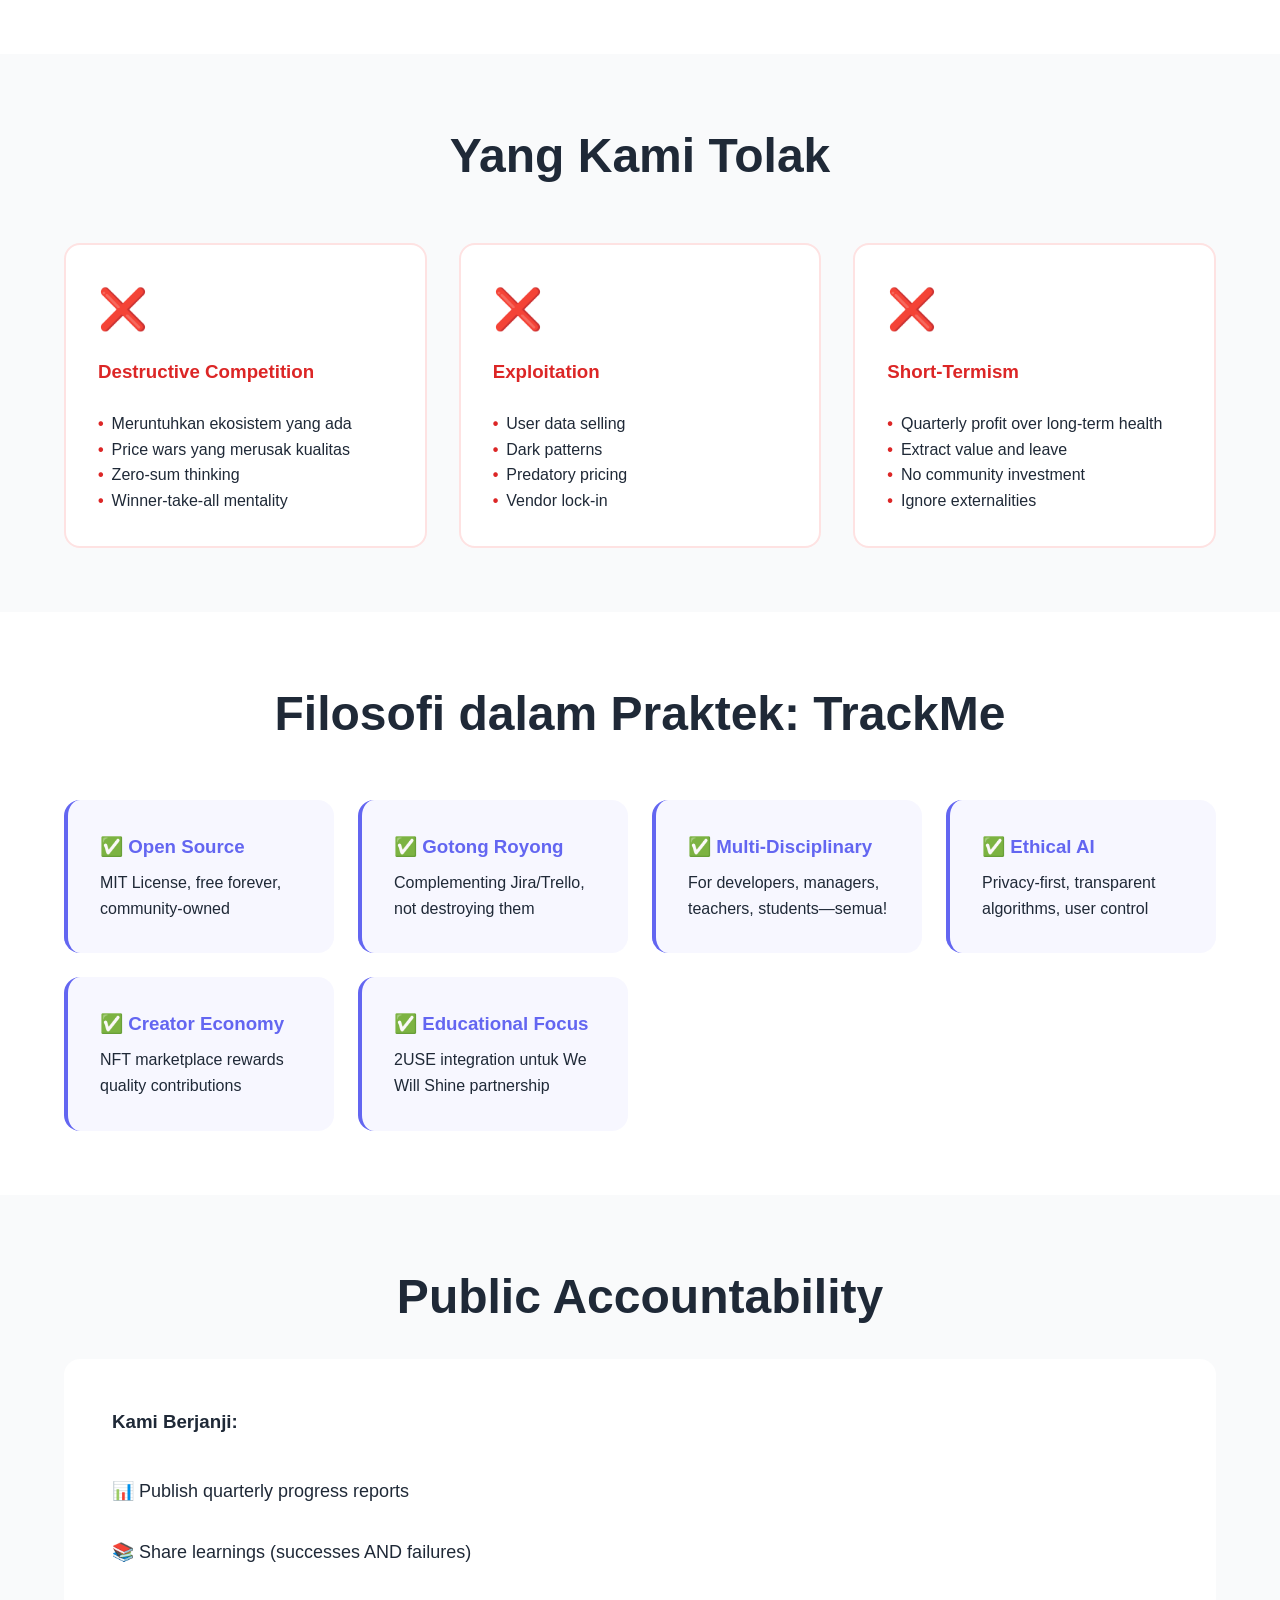
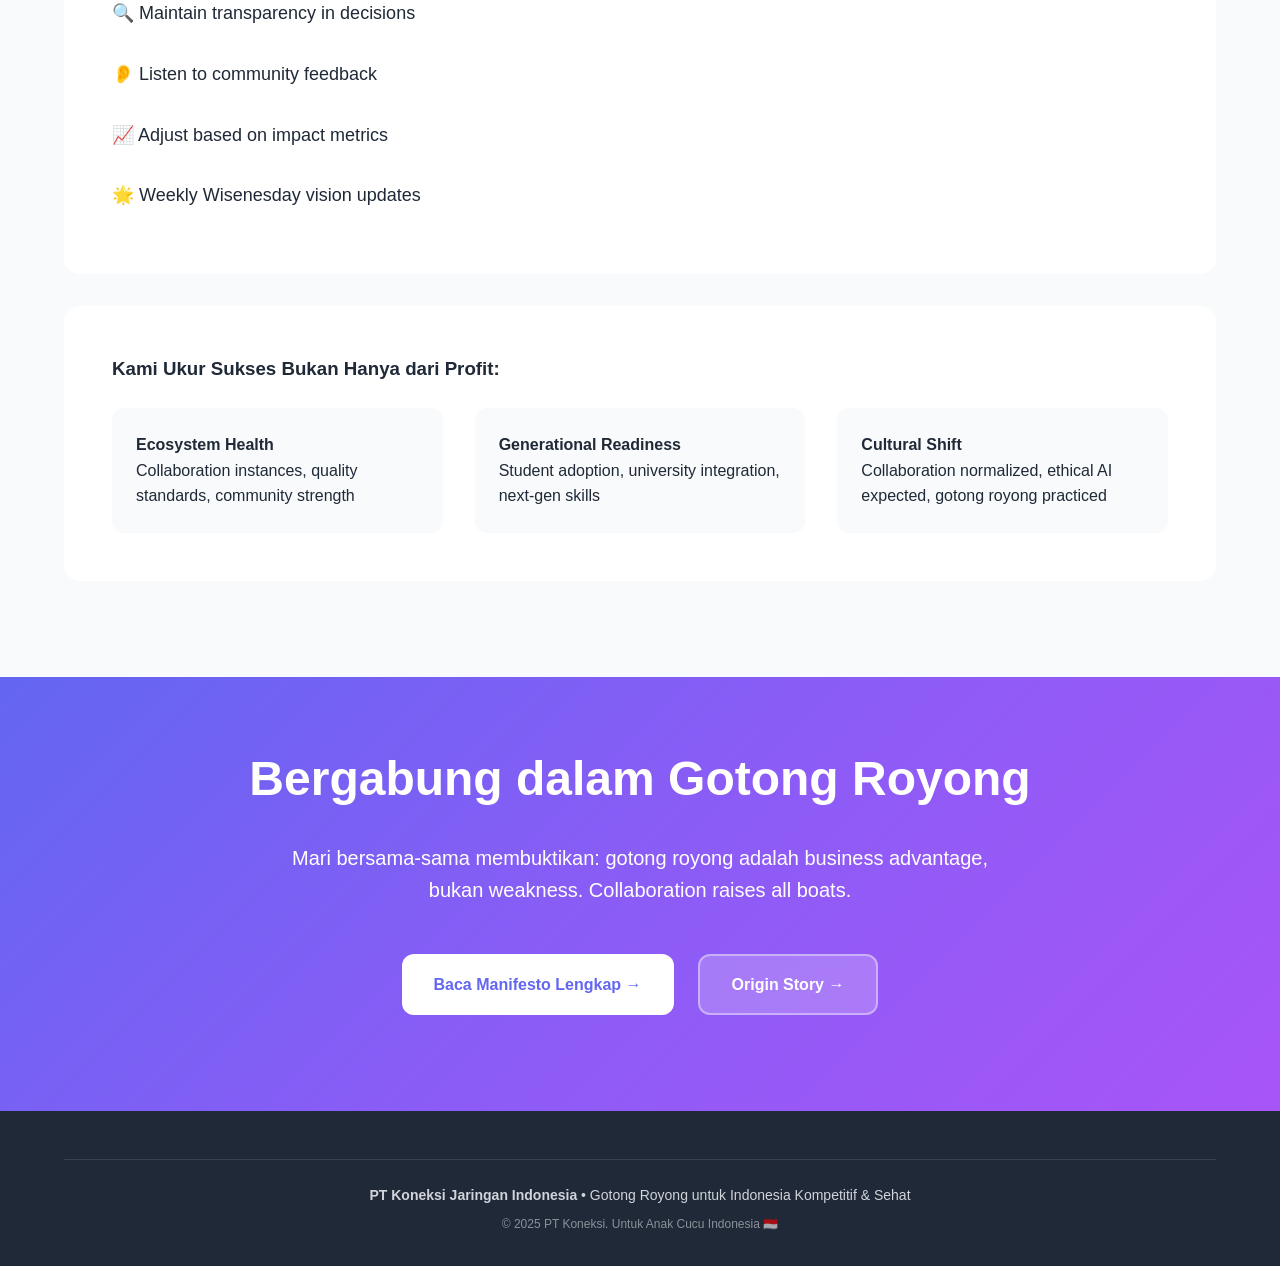
<file: docs/philosophy.html>
<!DOCTYPE html>
<html lang="id">
<head>
    <meta charset="UTF-8">
    <meta name="viewport" content="width=device-width, initial-scale=1.0">
    <title>Philosophy - PT Koneksi TrackMe</title>
    <meta name="description" content="Gotong Royong Manifesto - Business philosophy for healthy Indonesian ecosystem">
    <link rel="stylesheet" href="./assets/css/style.css">
</head>
<body>
    <!-- Header -->
    <header class="page-header">
        <div class="container">
            <nav class="nav">
                <a href="./" class="nav-brand">
                    <span class="icon">🏢</span>
                    <span>PT Koneksi TrackMe</span>
                </a>
                <div class="nav-links">
                    <a href="./vision.html">Vision</a>
                    <a href="./brainstorming.html">Brainstorming</a>
                    <a href="./philosophy.html" class="active">Philosophy</a>
                    <a href="https://github.com/konxc/trackme">GitHub</a>
                </div>
            </nav>
        </div>
    </header>

    <!-- Philosophy Hero -->
    <section class="philosophy-hero">
        <div class="container">
            <h1 class="hero-title">
                <span class="icon">🤝</span>
                Gotong Royong Manifesto
            </h1>
            <p class="hero-quote">
                "Evaluasi dan gotong royong saling membahu untuk dunia bisnis Indonesia 
                yang kompetitif dan sehat sebagai investasi untuk anak-cucu dimasa yang akan datang."
            </p>
            <p class="hero-attribution">— PT Koneksi Jaringan Indonesia</p>
        </div>
    </section>

    <!-- Core Values -->
    <section class="values-section">
        <div class="container">
            <h2 class="section-title">Nilai-Nilai Kami</h2>
            
            <div class="values-grid">
                <div class="value-card">
                    <div class="value-icon">✅</div>
                    <h3>Evaluasi</h3>
                    <p>Continuous assessment & improvement</p>
                    <div class="value-detail">
                        <strong>Bukan:</strong> Build and forget<br/>
                        <strong>Tapi:</strong> Build, evaluate, improve, share learnings
                    </div>
                </div>

                <div class="value-card">
                    <div class="value-icon">🤝</div>
                    <h3>Gotong Royong</h3>
                    <p>Mutual cooperation untuk kemajuan bersama</p>
                    <div class="value-detail">
                        <strong>Bukan:</strong> Zero-sum competition<br/>
                        <strong>Tapi:</strong> Positive-sum collaboration
                    </div>
                </div>

                <div class="value-card">
                    <div class="value-icon">💪</div>
                    <h3>Saling Membahu</h3>
                    <p>Mutual support untuk collective success</p>
                    <div class="value-detail">
                        <strong>Bukan:</strong> Survive alone<br/>
                        <strong>Tapi:</strong> Advance together
                    </div>
                </div>

                <div class="value-card">
                    <div class="value-icon">⚖️</div>
                    <h3>Kompetitif & Sehat</h3>
                    <p>Healthy competition yang strengthens all</p>
                    <div class="value-detail">
                        <strong>Bukan:</strong> Destructive competition<br/>
                        <strong>Tapi:</strong> Competition that improves everyone
                    </div>
                </div>

                <div class="value-card">
                    <div class="value-icon">🌱</div>
                    <h3>Investasi Anak Cucu</h3>
                    <p>Building for generations</p>
                    <div class="value-detail">
                        <strong>Bukan:</strong> Quarterly profits only<br/>
                        <strong>Tapi:</strong> Generational prosperity
                    </div>
                </div>
            </div>
        </div>
    </section>

    <!-- What We Stand Against -->
    <section class="stand-against">
        <div class="container">
            <h2 class="section-title">Yang Kami Tolak</h2>
            <div class="reject-grid">
                <div class="reject-card">
                    <div class="reject-icon">❌</div>
                    <h3>Destructive Competition</h3>
                    <ul>
                        <li>Meruntuhkan ekosistem yang ada</li>
                        <li>Price wars yang merusak kualitas</li>
                        <li>Zero-sum thinking</li>
                        <li>Winner-take-all mentality</li>
                    </ul>
                </div>

                <div class="reject-card">
                    <div class="reject-icon">❌</div>
                    <h3>Exploitation</h3>
                    <ul>
                        <li>User data selling</li>
                        <li>Dark patterns</li>
                        <li>Predatory pricing</li>
                        <li>Vendor lock-in</li>
                    </ul>
                </div>

                <div class="reject-card">
                    <div class="reject-icon">❌</div>
                    <h3>Short-Termism</h3>
                    <ul>
                        <li>Quarterly profit over long-term health</li>
                        <li>Extract value and leave</li>
                        <li>No community investment</li>
                        <li>Ignore externalities</li>
                    </ul>
                </div>
            </div>
        </div>
    </section>

    <!-- TrackMe Example -->
    <section class="practice-section">
        <div class="container">
            <h2 class="section-title">Filosofi dalam Praktek: TrackMe</h2>
            
            <div class="practice-grid">
                <div class="practice-card">
                    <h3>✅ Open Source</h3>
                    <p>MIT License, free forever, community-owned</p>
                </div>
                <div class="practice-card">
                    <h3>✅ Gotong Royong</h3>
                    <p>Complementing Jira/Trello, not destroying them</p>
                </div>
                <div class="practice-card">
                    <h3>✅ Multi-Disciplinary</h3>
                    <p>For developers, managers, teachers, students—semua!</p>
                </div>
                <div class="practice-card">
                    <h3>✅ Ethical AI</h3>
                    <p>Privacy-first, transparent algorithms, user control</p>
                </div>
                <div class="practice-card">
                    <h3>✅ Creator Economy</h3>
                    <p>NFT marketplace rewards quality contributions</p>
                </div>
                <div class="practice-card">
                    <h3>✅ Educational Focus</h3>
                    <p>2USE integration untuk We Will Shine partnership</p>
                </div>
            </div>
        </div>
    </section>

    <!-- Accountability -->
    <section class="accountability">
        <div class="container">
            <h2 class="section-title">Public Accountability</h2>
            
            <div class="commitment-box">
                <h3>Kami Berjanji:</h3>
                <ul class="commitment-list">
                    <li>📊 Publish quarterly progress reports</li>
                    <li>📚 Share learnings (successes AND failures)</li>
                    <li>🔍 Maintain transparency in decisions</li>
                    <li>👂 Listen to community feedback</li>
                    <li>📈 Adjust based on impact metrics</li>
                    <li>🌟 Weekly Wisenesday vision updates</li>
                </ul>
            </div>

            <div class="measure-box">
                <h3>Kami Ukur Sukses Bukan Hanya dari Profit:</h3>
                <div class="metrics-grid">
                    <div>
                        <strong>Ecosystem Health</strong>
                        <p>Collaboration instances, quality standards, community strength</p>
                    </div>
                    <div>
                        <strong>Generational Readiness</strong>
                        <p>Student adoption, university integration, next-gen skills</p>
                    </div>
                    <div>
                        <strong>Cultural Shift</strong>
                        <p>Collaboration normalized, ethical AI expected, gotong royong practiced</p>
                    </div>
                </div>
            </div>
        </div>
    </section>

    <!-- CTA -->
    <section class="cta-philosophy">
        <div class="container">
            <h2>Bergabung dalam Gotong Royong</h2>
            <p>
                Mari bersama-sama membuktikan: gotong royong adalah business advantage, 
                bukan weakness. Collaboration raises all boats.
            </p>
            <div class="cta-buttons">
                <a href="./philosophy/GOTONG-ROYONG-MANIFESTO.md" class="btn btn-primary">
                    Baca Manifesto Lengkap →
                </a>
                <a href="./origin/ORIGIN-STORY.md" class="btn btn-secondary">
                    Origin Story →
                </a>
            </div>
        </div>
    </section>

    <!-- Footer -->
    <footer class="footer">
        <div class="container">
            <div class="footer-bottom">
                <p>
                    <strong>PT Koneksi Jaringan Indonesia</strong> • 
                    Gotong Royong untuk Indonesia Kompetitif & Sehat
                </p>
                <p class="copyright">© 2025 PT Koneksi. Untuk Anak Cucu Indonesia 🇮🇩</p>
            </div>
        </div>
    </footer>

    <script src="./assets/js/main.js"></script>
</body>
</html>
</file>
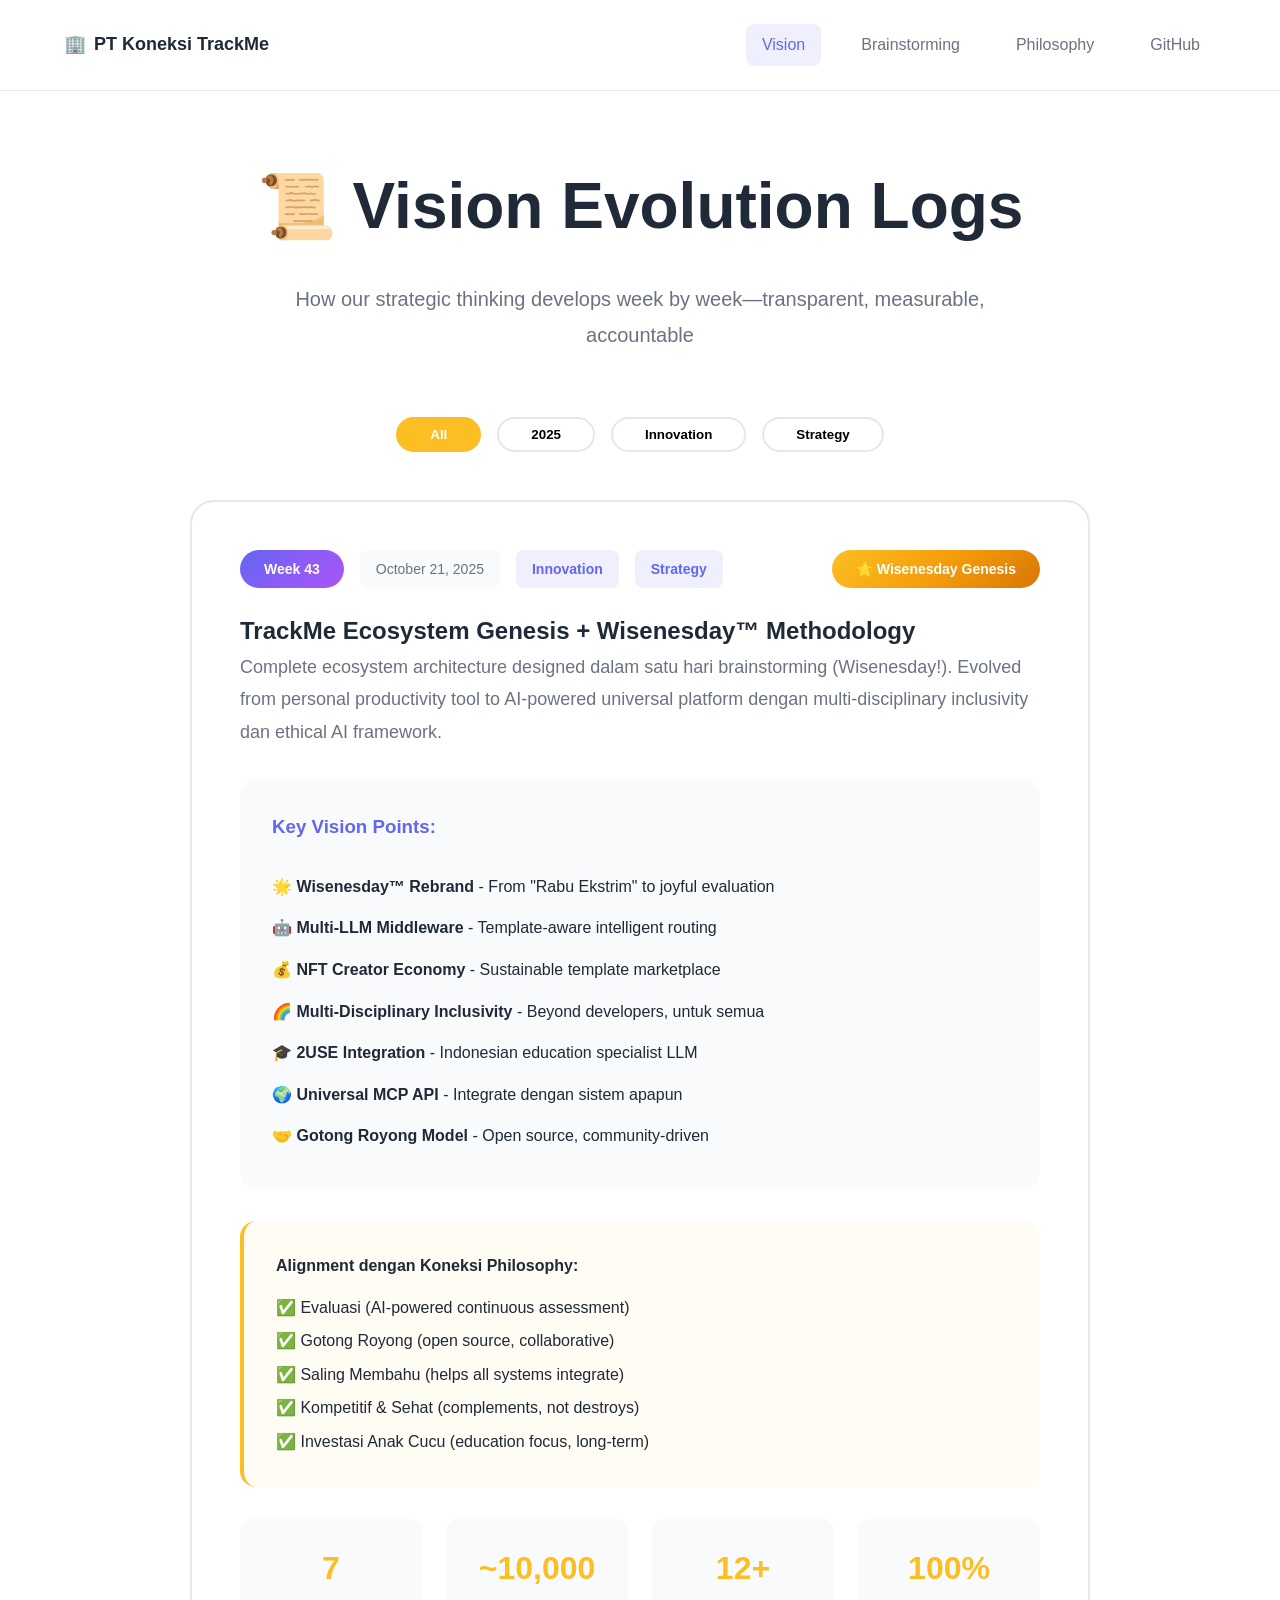
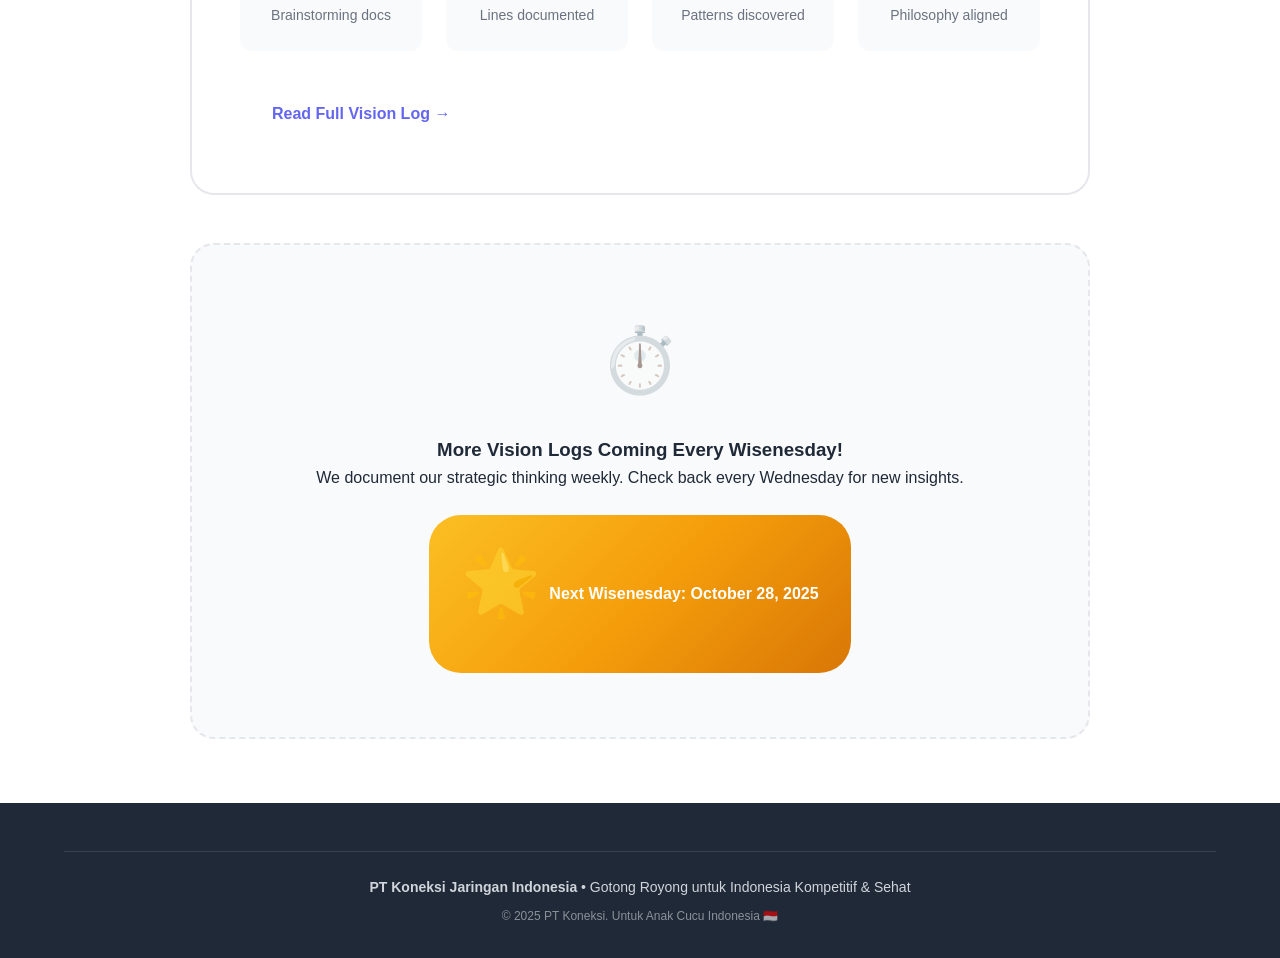
<file: docs/vision.html>
<!DOCTYPE html>
<html lang="id">
<head>
    <meta charset="UTF-8">
    <meta name="viewport" content="width=device-width, initial-scale=1.0">
    <title>Vision Logs - PT Koneksi TrackMe Portfolio</title>
    <meta name="description" content="Corporate vision evolution - Weekly logs of strategic thinking and innovation">
    <link rel="stylesheet" href="./assets/css/style.css">
</head>
<body>
    <!-- Header -->
    <header class="page-header">
        <div class="container">
            <nav class="nav">
                <a href="./" class="nav-brand">
                    <span class="icon">🏢</span>
                    <span>PT Koneksi TrackMe</span>
                </a>
                <div class="nav-links">
                    <a href="./vision.html" class="active">Vision</a>
                    <a href="./brainstorming.html">Brainstorming</a>
                    <a href="./philosophy.html">Philosophy</a>
                    <a href="https://github.com/konxc/trackme">GitHub</a>
                </div>
            </nav>
        </div>
    </header>

    <!-- Vision Timeline -->
    <section class="content-section">
        <div class="container">
            <div class="page-title-block">
                <h1 class="page-title">
                    <span class="icon">📜</span>
                    Vision Evolution Logs
                </h1>
                <p class="page-subtitle">
                    How our strategic thinking develops week by week—transparent, 
                    measurable, accountable
                </p>
            </div>

            <!-- Filter -->
            <div class="filters">
                <button class="filter-btn active" data-filter="all">All</button>
                <button class="filter-btn" data-filter="2025">2025</button>
                <button class="filter-btn" data-filter="innovation">Innovation</button>
                <button class="filter-btn" data-filter="strategy">Strategy</button>
            </div>

            <!-- Timeline -->
            <div class="vision-timeline">
                <!-- Week 43 -->
                <article class="vision-entry" data-week="43" data-year="2025" data-tags="innovation,strategy">
                    <div class="entry-header">
                        <div class="entry-meta">
                            <span class="week-badge">Week 43</span>
                            <span class="date">October 21, 2025</span>
                            <span class="tag">Innovation</span>
                            <span class="tag">Strategy</span>
                        </div>
                        <div class="wisenesday-badge">🌟 Wisenesday Genesis</div>
                    </div>
                    
                    <h2>TrackMe Ecosystem Genesis + Wisenesday™ Methodology</h2>
                    
                    <div class="entry-summary">
                        <p>
                            Complete ecosystem architecture designed dalam satu hari brainstorming (Wisenesday!). 
                            Evolved from personal productivity tool to AI-powered universal platform dengan 
                            multi-disciplinary inclusivity dan ethical AI framework.
                        </p>
                    </div>
                    
                    <div class="entry-highlights">
                        <h3>Key Vision Points:</h3>
                        <ul>
                            <li>🌟 <strong>Wisenesday™ Rebrand</strong> - From "Rabu Ekstrim" to joyful evaluation</li>
                            <li>🤖 <strong>Multi-LLM Middleware</strong> - Template-aware intelligent routing</li>
                            <li>💰 <strong>NFT Creator Economy</strong> - Sustainable template marketplace</li>
                            <li>🌈 <strong>Multi-Disciplinary Inclusivity</strong> - Beyond developers, untuk semua</li>
                            <li>🎓 <strong>2USE Integration</strong> - Indonesian education specialist LLM</li>
                            <li>🌍 <strong>Universal MCP API</strong> - Integrate dengan sistem apapun</li>
                            <li>🤝 <strong>Gotong Royong Model</strong> - Open source, community-driven</li>
                        </ul>
                    </div>
                    
                    <div class="entry-philosophy">
                        <h4>Alignment dengan Koneksi Philosophy:</h4>
                        <div class="philosophy-checks">
                            <div class="check">✅ Evaluasi (AI-powered continuous assessment)</div>
                            <div class="check">✅ Gotong Royong (open source, collaborative)</div>
                            <div class="check">✅ Saling Membahu (helps all systems integrate)</div>
                            <div class="check">✅ Kompetitif & Sehat (complements, not destroys)</div>
                            <div class="check">✅ Investasi Anak Cucu (education focus, long-term)</div>
                        </div>
                    </div>
                    
                    <div class="entry-metrics">
                        <div class="metric">
                            <span class="metric-value">7</span>
                            <span class="metric-label">Brainstorming docs</span>
                        </div>
                        <div class="metric">
                            <span class="metric-value">~10,000</span>
                            <span class="metric-label">Lines documented</span>
                        </div>
                        <div class="metric">
                            <span class="metric-value">12+</span>
                            <span class="metric-label">Patterns discovered</span>
                        </div>
                        <div class="metric">
                            <span class="metric-value">100%</span>
                            <span class="metric-label">Philosophy aligned</span>
                        </div>
                    </div>
                    
                    <div class="entry-actions">
                        <a href="./vision/2025/10-October/week-43-trackme-genesis.md" class="btn btn-primary">
                            Read Full Vision Log →
                        </a>
                        <a href="./brainstorming/2025-10-october/week-43-trackme-genesis/" class="btn btn-secondary">
                            View Brainstorming →
                        </a>
                    </div>
                </article>

                <!-- More weeks will be added here -->
                <div class="coming-soon">
                    <div class="icon">⏱️</div>
                    <h3>More Vision Logs Coming Every Wisenesday!</h3>
                    <p>We document our strategic thinking weekly. Check back every Wednesday for new insights.</p>
                    <div class="wisenesday-callout">
                        <span class="icon">🌟</span>
                        <span>Next Wisenesday: <strong>October 28, 2025</strong></span>
                    </div>
                </div>
            </div>
        </div>
    </section>

    <!-- Footer -->
    <footer class="footer">
        <div class="container">
            <div class="footer-bottom">
                <p>
                    <strong>PT Koneksi Jaringan Indonesia</strong> • 
                    Gotong Royong untuk Indonesia Kompetitif & Sehat
                </p>
                <p class="copyright">© 2025 PT Koneksi. Untuk Anak Cucu Indonesia 🇮🇩</p>
            </div>
        </div>
    </footer>

    <script src="./assets/js/main.js"></script>
</body>
</html>
</file>
<file: docs/assets/css/style.css>
/* PT Koneksi TrackMe - GitHub Pages Stylesheet */

:root {
  /* Colors - Professional + Joyful */
  --primary: #6366f1;
  --primary-dark: #4f46e5;
  --secondary: #f59e0b;
  --secondary-dark: #d97706;
  
  /* Wisenesday Brand */
  --wisenesday: #fbbf24;
  --wisenesday-light: #fef3c7;
  --wisenesday-dark: #f59e0b;
  
  /* Neutrals */
  --bg: #ffffff;
  --bg-secondary: #f9fafb;
  --text: #1f2937;
  --text-light: #6b7280;
  --border: #e5e7eb;
  
  /* Gradients */
  --gradient-primary: linear-gradient(135deg, #6366f1 0%, #8b5cf6 50%, #a855f7 100%);
  --gradient-wisenesday: linear-gradient(135deg, #fbbf24 0%, #f59e0b 50%, #d97706 100%);
  
  /* Spacing */
  --spacing-xs: 0.5rem;
  --spacing-sm: 1rem;
  --spacing-md: 1.5rem;
  --spacing-lg: 2rem;
  --spacing-xl: 3rem;
  --spacing-2xl: 4rem;
  
  /* Typography */
  --font-sans: 'Inter', -apple-system, BlinkMacSystemFont, 'Segoe UI', sans-serif;
  --font-display: 'Inter', sans-serif;
}

* {
  margin: 0;
  padding: 0;
  box-sizing: border-box;
}

body {
  font-family: var(--font-sans);
  color: var(--text);
  background: var(--bg);
  line-height: 1.6;
}

.container {
  max-width: 1200px;
  margin: 0 auto;
  padding: 0 var(--spacing-md);
}

/* Hero Section */
.hero {
  background: var(--gradient-primary);
  color: white;
  padding: var(--spacing-2xl) 0;
  text-align: center;
  min-height: 90vh;
  display: flex;
  align-items: center;
  justify-content: center;
  position: relative;
  overflow: hidden;
}

.hero::before {
  content: '';
  position: absolute;
  width: 500px;
  height: 500px;
  background: rgba(255, 255, 255, 0.1);
  border-radius: 50%;
  top: -200px;
  right: -200px;
  animation: float 20s ease-in-out infinite;
}

@keyframes float {
  0%, 100% { transform: translate(0, 0) rotate(0deg); }
  50% { transform: translate(-50px, 50px) rotate(180deg); }
}

.hero-badge {
  display: inline-block;
  padding: var(--spacing-xs) var(--spacing-md);
  background: rgba(255, 255, 255, 0.2);
  backdrop-filter: blur(10px);
  border-radius: 2rem;
  border: 1px solid rgba(255, 255, 255, 0.3);
  margin-bottom: var(--spacing-md);
  font-size: 0.875rem;
  font-weight: 600;
}

.hero-title {
  font-size: clamp(2rem, 5vw, 4rem);
  font-weight: 800;
  margin-bottom: var(--spacing-md);
  line-height: 1.1;
}

.hero-title .company {
  display: block;
  font-size: 1em;
}

.hero-title .tagline {
  display: block;
  font-size: 0.5em;
  background: var(--gradient-wisenesday);
  -webkit-background-clip: text;
  -webkit-text-fill-color: transparent;
  background-clip: text;
  margin-top: var(--spacing-sm);
}

.hero-subtitle {
  font-size: clamp(1.125rem, 2vw, 1.5rem);
  max-width: 800px;
  margin: 0 auto var(--spacing-xl);
  opacity: 0.95;
}

.hero-subtitle strong {
  color: var(--wisenesday);
  font-weight: 700;
}

.hero-cta {
  display: flex;
  gap: var(--spacing-md);
  justify-content: center;
  flex-wrap: wrap;
}

/* Buttons */
.btn {
  display: inline-flex;
  align-items: center;
  gap: var(--spacing-xs);
  padding: var(--spacing-sm) var(--spacing-lg);
  border-radius: 0.75rem;
  font-weight: 600;
  text-decoration: none;
  transition: all 0.3s ease;
  border: none;
  cursor: pointer;
  font-size: 1rem;
}

.btn-primary {
  background: white;
  color: var(--primary);
}

.btn-primary:hover {
  transform: translateY(-2px);
  box-shadow: 0 8px 24px rgba(0, 0, 0, 0.15);
}

.btn-secondary {
  background: rgba(255, 255, 255, 0.2);
  color: white;
  border: 2px solid rgba(255, 255, 255, 0.4);
  backdrop-filter: blur(10px);
}

.btn-secondary:hover {
  background: rgba(255, 255, 255, 0.3);
  border-color: rgba(255, 255, 255, 0.6);
}

.btn-large {
  padding: var(--spacing-md) var(--spacing-xl);
  font-size: 1.125rem;
}

.btn-link {
  color: var(--primary);
  background: none;
  padding: var(--spacing-xs) 0;
  font-weight: 600;
}

.btn-link:hover {
  color: var(--primary-dark);
}

/* Quick Navigation */
.quick-nav {
  background: var(--bg-secondary);
  padding: var(--spacing-lg) 0;
  border-bottom: 1px solid var(--border);
}

.quick-nav-grid {
  display: grid;
  grid-template-columns: repeat(auto-fit, minmax(200px, 1fr));
  gap: var(--spacing-sm);
  max-width: 900px;
  margin: 0 auto;
}

.quick-nav-card {
  display: flex;
  align-items: center;
  justify-content: center;
  gap: var(--spacing-xs);
  padding: var(--spacing-md);
  background: white;
  border: 2px solid var(--border);
  border-radius: 0.75rem;
  text-decoration: none;
  color: var(--text);
  font-weight: 600;
  transition: all 0.3s ease;
}

.quick-nav-card:hover {
  border-color: var(--wisenesday);
  background: rgba(251, 191, 36, 0.05);
  transform: translateY(-2px);
}

.quick-nav-icon {
  font-size: 1.5rem;
}

.quick-nav-text {
  font-size: 1rem;
}

/* Stats Section */
.stats {
  padding: var(--spacing-xl) 0;
  background: white;
}

.stat-grid {
  display: grid;
  grid-template-columns: repeat(auto-fit, minmax(250px, 1fr));
  gap: var(--spacing-md);
}

.stat-card {
  text-align: center;
  padding: var(--spacing-lg);
  background: white;
  border-radius: 1rem;
  box-shadow: 0 2px 8px rgba(0, 0, 0, 0.08);
  transition: transform 0.3s ease;
}

.stat-card:hover {
  transform: translateY(-4px);
  box-shadow: 0 8px 24px rgba(0, 0, 0, 0.12);
}

.stat-icon {
  font-size: 2.5rem;
  margin-bottom: var(--spacing-sm);
}

.stat-value {
  font-size: 1.75rem;
  font-weight: 800;
  color: var(--primary);
  margin-bottom: var(--spacing-xs);
}

.stat-label {
  font-size: 0.875rem;
  color: var(--text-light);
}

/* Section Styles */
section {
  padding: var(--spacing-2xl) 0;
}

.section-title {
  font-size: clamp(2rem, 4vw, 3rem);
  font-weight: 800;
  text-align: center;
  margin-bottom: var(--spacing-md);
  display: flex;
  align-items: center;
  justify-content: center;
  gap: var(--spacing-sm);
}

.section-subtitle {
  text-align: center;
  font-size: 1.25rem;
  color: var(--text-light);
  max-width: 600px;
  margin: 0 auto var(--spacing-xl);
}

/* Philosophy Section */
.philosophy {
  background: var(--bg-secondary);
}

.philosophy-grid {
  display: grid;
  grid-template-columns: repeat(auto-fit, minmax(280px, 1fr));
  gap: var(--spacing-md);
  margin-bottom: var(--spacing-xl);
}

.philosophy-card {
  background: white;
  padding: var(--spacing-lg);
  border-radius: 1rem;
  border: 2px solid var(--border);
  transition: all 0.3s ease;
}

.philosophy-card:hover {
  border-color: var(--primary);
  transform: translateY(-4px);
  box-shadow: 0 8px 24px rgba(99, 102, 241, 0.1);
}

.philosophy-card h3 {
  font-size: 1.5rem;
  margin-bottom: var(--spacing-sm);
  color: var(--primary);
}

.philosophy-statement {
  background: var(--gradient-primary);
  color: white;
  padding: var(--spacing-xl);
  border-radius: 1.5rem;
  text-align: center;
}

.philosophy-statement .lead {
  font-size: 1.25rem;
  line-height: 1.8;
  font-weight: 500;
}

.philosophy-statement strong {
  color: var(--wisenesday);
}

/* TrackMe Section */
.trackme {
  background: white;
}

.trackme-badge {
  display: inline-flex;
  align-items: center;
  gap: var(--spacing-xs);
  padding: var(--spacing-xs) var(--spacing-md);
  background: var(--gradient-wisenesday);
  color: white;
  border-radius: 2rem;
  font-size: 0.875rem;
  font-weight: 700;
  margin: 0 auto var(--spacing-md);
  display: flex;
  justify-content: center;
  width: fit-content;
  margin-left: auto;
  margin-right: auto;
}

.trackme-features {
  display: grid;
  grid-template-columns: repeat(auto-fit, minmax(300px, 1fr));
  gap: var(--spacing-lg);
  margin-top: var(--spacing-xl);
}

.feature-card {
  background: var(--bg-secondary);
  padding: var(--spacing-lg);
  border-radius: 1rem;
  border: 2px solid var(--border);
  transition: all 0.3s ease;
}

.feature-card:hover {
  border-color: var(--wisenesday);
  box-shadow: 0 8px 24px rgba(251, 191, 36, 0.15);
}

.feature-icon {
  font-size: 3rem;
  margin-bottom: var(--spacing-sm);
}

.feature-card h3 {
  font-size: 1.5rem;
  margin-bottom: var(--spacing-sm);
  color: var(--primary);
}

.feature-card ul {
  list-style: none;
  margin-top: var(--spacing-sm);
}

.feature-card li::before {
  content: '✓';
  color: var(--wisenesday);
  font-weight: bold;
  margin-right: var(--spacing-xs);
}

/* Vision Section */
.vision {
  background: var(--bg-secondary);
}

.vision-card {
  background: white;
  padding: var(--spacing-xl);
  border-radius: 1.5rem;
  box-shadow: 0 4px 16px rgba(0, 0, 0, 0.08);
  max-width: 900px;
  margin: 0 auto;
}

.vision-header {
  display: flex;
  justify-content: space-between;
  margin-bottom: var(--spacing-md);
  padding-bottom: var(--spacing-sm);
  border-bottom: 2px solid var(--border);
}

.vision-header .week {
  font-weight: 700;
  color: var(--primary);
  font-size: 1.125rem;
}

.vision-header .date {
  color: var(--text-light);
}

.vision-card h3 {
  font-size: 1.75rem;
  margin-bottom: var(--spacing-md);
  color: var(--text);
}

.vision-summary {
  font-size: 1.125rem;
  line-height: 1.8;
  margin-bottom: var(--spacing-lg);
  color: var(--text-light);
}

.vision-highlights {
  background: var(--bg-secondary);
  padding: var(--spacing-lg);
  border-radius: 1rem;
  margin-bottom: var(--spacing-lg);
}

.vision-highlights h4 {
  font-size: 1.25rem;
  margin-bottom: var(--spacing-sm);
  color: var(--primary);
}

.vision-highlights ul {
  list-style: none;
}

.vision-highlights li {
  padding: var(--spacing-xs) 0;
  font-size: 1rem;
}

/* Brainstorming Timeline */
.brainstorming {
  background: white;
}

.brainstorm-timeline {
  max-width: 800px;
  margin: var(--spacing-xl) auto;
  position: relative;
  padding-left: var(--spacing-xl);
}

.brainstorm-timeline::before {
  content: '';
  position: absolute;
  left: 1rem;
  top: 0;
  bottom: 0;
  width: 2px;
  background: var(--gradient-wisenesday);
}

.timeline-item {
  position: relative;
  margin-bottom: var(--spacing-lg);
  padding: var(--spacing-md);
  background: var(--bg-secondary);
  border-radius: 1rem;
  border-left: 4px solid var(--wisenesday);
}

.timeline-number {
  position: absolute;
  left: -3rem;
  top: var(--spacing-md);
  width: 2.5rem;
  height: 2.5rem;
  background: var(--gradient-wisenesday);
  color: white;
  border-radius: 50%;
  display: flex;
  align-items: center;
  justify-content: center;
  font-weight: 700;
  font-size: 0.875rem;
}

.timeline-item h3 {
  font-size: 1.25rem;
  margin-bottom: var(--spacing-xs);
  color: var(--primary);
}

.timeline-item p {
  color: var(--text-light);
}

/* CTA Section */
.cta {
  background: var(--gradient-primary);
  color: white;
  padding: var(--spacing-2xl) 0;
}

.cta-content {
  text-align: center;
  max-width: 800px;
  margin: 0 auto;
}

.cta h2 {
  font-size: clamp(2rem, 4vw, 3rem);
  margin-bottom: var(--spacing-md);
}

.cta p {
  font-size: 1.25rem;
  margin-bottom: var(--spacing-xl);
  opacity: 0.95;
}

.cta-buttons {
  display: flex;
  gap: var(--spacing-md);
  justify-content: center;
  margin-bottom: var(--spacing-lg);
  flex-wrap: wrap;
}

.cta-links {
  display: flex;
  gap: var(--spacing-sm);
  justify-content: center;
  flex-wrap: wrap;
  font-size: 0.875rem;
}

.cta-links a {
  color: white;
  opacity: 0.8;
  text-decoration: none;
  transition: opacity 0.3s ease;
}

.cta-links a:hover {
  opacity: 1;
  text-decoration: underline;
}

/* Footer */
.footer {
  background: #1f2937;
  color: #d1d5db;
  padding: var(--spacing-xl) 0 var(--spacing-md);
}

.footer-grid {
  display: grid;
  grid-template-columns: repeat(auto-fit, minmax(200px, 1fr));
  gap: var(--spacing-lg);
  margin-bottom: var(--spacing-xl);
}

.footer-section h4 {
  color: white;
  font-size: 1.125rem;
  margin-bottom: var(--spacing-sm);
}

.footer-section ul {
  list-style: none;
}

.footer-section li {
  margin-bottom: var(--spacing-xs);
}

.footer-section a {
  color: #d1d5db;
  text-decoration: none;
  transition: color 0.3s ease;
}

.footer-section a:hover {
  color: var(--wisenesday);
}

.footer-bottom {
  border-top: 1px solid #374151;
  padding-top: var(--spacing-md);
  text-align: center;
  font-size: 0.875rem;
}

.footer-bottom p {
  margin-bottom: var(--spacing-xs);
}

.footer-bottom a {
  color: var(--wisenesday);
  text-decoration: none;
}

.footer-bottom a:hover {
  text-decoration: underline;
}

.copyright {
  opacity: 0.6;
  font-size: 0.75rem;
}

/* Responsive */
@media (max-width: 768px) {
  .hero {
    padding: var(--spacing-xl) 0;
    min-height: auto;
  }
  
  .hero-cta {
    flex-direction: column;
    align-items: stretch;
  }
  
  .btn {
    width: 100%;
    justify-content: center;
  }
  
  .philosophy-grid,
  .trackme-features {
    grid-template-columns: 1fr;
  }
  
  .footer-grid {
    grid-template-columns: 1fr;
    text-align: center;
  }
  
  .brainstorm-timeline {
    padding-left: var(--spacing-lg);
  }
  
  .timeline-number {
    left: -2.25rem;
    width: 2rem;
    height: 2rem;
    font-size: 0.75rem;
  }
}

/* Page Header */
.page-header {
  background: white;
  border-bottom: 1px solid var(--border);
  padding: var(--spacing-md) 0;
  position: sticky;
  top: 0;
  z-index: 100;
  backdrop-filter: blur(10px);
  background: rgba(255, 255, 255, 0.95);
}

.nav {
  display: flex;
  justify-content: space-between;
  align-items: center;
}

.nav-brand {
  display: flex;
  align-items: center;
  gap: var(--spacing-xs);
  text-decoration: none;
  color: var(--text);
  font-weight: 700;
  font-size: 1.125rem;
}

.nav-links {
  display: flex;
  gap: var(--spacing-md);
}

.nav-links a {
  color: var(--text-light);
  text-decoration: none;
  padding: var(--spacing-xs) var(--spacing-sm);
  border-radius: 0.5rem;
  transition: all 0.3s ease;
  font-weight: 500;
}

.nav-links a:hover,
.nav-links a.active {
  color: var(--primary);
  background: rgba(99, 102, 241, 0.1);
}

/* Content Section */
.content-section {
  padding: var(--spacing-2xl) 0;
  min-height: 60vh;
}

.page-title-block {
  text-align: center;
  max-width: 800px;
  margin: 0 auto var(--spacing-2xl);
}

.page-title {
  font-size: clamp(2.5rem, 5vw, 4rem);
  font-weight: 800;
  margin-bottom: var(--spacing-md);
  display: flex;
  align-items: center;
  justify-content: center;
  gap: var(--spacing-sm);
}

.page-subtitle {
  font-size: 1.25rem;
  color: var(--text-light);
  line-height: 1.8;
}

/* Vision Timeline Specific */
.vision-timeline {
  max-width: 900px;
  margin: 0 auto;
}

.vision-entry {
  background: white;
  border: 2px solid var(--border);
  border-radius: 1.5rem;
  padding: var(--spacing-xl);
  margin-bottom: var(--spacing-xl);
  transition: all 0.3s ease;
}

.vision-entry:hover {
  border-color: var(--wisenesday);
  box-shadow: 0 8px 32px rgba(251, 191, 36, 0.15);
}

.entry-header {
  display: flex;
  justify-content: space-between;
  align-items: flex-start;
  margin-bottom: var(--spacing-md);
  flex-wrap: wrap;
  gap: var(--spacing-sm);
}

.entry-meta {
  display: flex;
  gap: var(--spacing-sm);
  flex-wrap: wrap;
}

.week-badge {
  background: var(--gradient-primary);
  color: white;
  padding: var(--spacing-xs) var(--spacing-md);
  border-radius: 2rem;
  font-weight: 700;
  font-size: 0.875rem;
}

.wisenesday-badge {
  background: var(--gradient-wisenesday);
  color: white;
  padding: var(--spacing-xs) var(--spacing-md);
  border-radius: 2rem;
  font-weight: 700;
  font-size: 0.875rem;
  animation: pulse 2s ease-in-out infinite;
}

.date, .tag {
  font-size: 0.875rem;
  color: var(--text-light);
  background: var(--bg-secondary);
  padding: var(--spacing-xs) var(--spacing-sm);
  border-radius: 0.5rem;
}

.tag {
  background: rgba(99, 102, 241, 0.1);
  color: var(--primary);
  font-weight: 600;
}

.entry-summary {
  margin-bottom: var(--spacing-lg);
  font-size: 1.125rem;
  line-height: 1.8;
  color: var(--text-light);
}

.entry-highlights {
  background: var(--bg-secondary);
  padding: var(--spacing-lg);
  border-radius: 1rem;
  margin-bottom: var(--spacing-lg);
}

.entry-highlights h3 {
  margin-bottom: var(--spacing-md);
  color: var(--primary);
}

.entry-highlights ul {
  list-style: none;
}

.entry-highlights li {
  padding: var(--spacing-xs) 0;
  font-size: 1rem;
}

.entry-philosophy {
  background: rgba(251, 191, 36, 0.05);
  padding: var(--spacing-lg);
  border-radius: 1rem;
  border-left: 4px solid var(--wisenesday);
  margin-bottom: var(--spacing-lg);
}

.philosophy-checks {
  display: grid;
  gap: var(--spacing-xs);
  margin-top: var(--spacing-sm);
}

.check {
  font-weight: 500;
}

.entry-metrics {
  display: grid;
  grid-template-columns: repeat(auto-fit, minmax(120px, 1fr));
  gap: var(--spacing-md);
  margin-bottom: var(--spacing-lg);
}

.metric {
  text-align: center;
  padding: var(--spacing-md);
  background: var(--bg-secondary);
  border-radius: 0.75rem;
}

.metric-value {
  display: block;
  font-size: 2rem;
  font-weight: 800;
  color: var(--wisenesday);
  margin-bottom: var(--spacing-xs);
}

.metric-label {
  font-size: 0.875rem;
  color: var(--text-light);
}

.entry-actions {
  display: flex;
  gap: var(--spacing-md);
  flex-wrap: wrap;
}

.coming-soon {
  text-align: center;
  padding: var(--spacing-2xl);
  background: var(--bg-secondary);
  border-radius: 1.5rem;
  border: 2px dashed var(--border);
}

.coming-soon .icon {
  font-size: 4rem;
  margin-bottom: var(--spacing-md);
  opacity: 0.5;
}

.wisenesday-callout {
  display: inline-flex;
  align-items: center;
  gap: var(--spacing-xs);
  background: var(--gradient-wisenesday);
  color: white;
  padding: var(--spacing-sm) var(--spacing-lg);
  border-radius: 2rem;
  font-weight: 600;
  margin-top: var(--spacing-md);
}

/* Brainstorming Page */
.brainstorm-session {
  background: white;
  border: 2px solid var(--border);
  border-radius: 1.5rem;
  padding: var(--spacing-xl);
  margin-bottom: var(--spacing-xl);
}

.session-header h2 {
  font-size: 2rem;
  color: var(--primary);
  margin-bottom: var(--spacing-sm);
}

.session-meta {
  display: flex;
  gap: var(--spacing-md);
  flex-wrap: wrap;
  color: var(--text-light);
  margin-bottom: var(--spacing-lg);
}

.documents-grid {
  display: grid;
  grid-template-columns: repeat(auto-fill, minmax(280px, 1fr));
  gap: var(--spacing-md);
  margin: var(--spacing-xl) 0;
}

.document-card {
  background: var(--bg-secondary);
  padding: var(--spacing-lg);
  border-radius: 1rem;
  border: 2px solid var(--border);
  transition: all 0.3s ease;
  position: relative;
}

.document-card:hover {
  border-color: var(--wisenesday);
  transform: translateY(-4px);
  box-shadow: 0 8px 24px rgba(251, 191, 36, 0.15);
}

.doc-number {
  position: absolute;
  top: -12px;
  right: var(--spacing-md);
  width: 2.5rem;
  height: 2.5rem;
  background: var(--gradient-wisenesday);
  color: white;
  border-radius: 50%;
  display: flex;
  align-items: center;
  justify-content: center;
  font-weight: 700;
  font-size: 0.875rem;
  box-shadow: 0 4px 8px rgba(0, 0, 0, 0.1);
}

.document-card h3 {
  font-size: 1.25rem;
  margin-bottom: var(--spacing-sm);
  color: var(--primary);
}

.doc-tags {
  display: flex;
  gap: var(--spacing-xs);
  margin: var(--spacing-sm) 0;
}

.doc-link {
  display: inline-block;
  margin-top: var(--spacing-sm);
  color: var(--wisenesday-dark);
  text-decoration: none;
  font-weight: 600;
}

.doc-link:hover {
  text-decoration: underline;
}

.session-insights {
  background: rgba(99, 102, 241, 0.05);
  padding: var(--spacing-xl);
  border-radius: 1rem;
  margin: var(--spacing-xl) 0;
}

.insights-grid {
  display: grid;
  grid-template-columns: repeat(auto-fit, minmax(150px, 1fr));
  gap: var(--spacing-md);
  margin-top: var(--spacing-md);
}

.insight-card {
  text-align: center;
  padding: var(--spacing-md);
  background: white;
  border-radius: 0.75rem;
}

.insight-icon {
  font-size: 2rem;
  margin-bottom: var(--spacing-xs);
}

.insight-value {
  display: block;
  font-size: 1.75rem;
  font-weight: 800;
  color: var(--primary);
  margin-bottom: var(--spacing-xs);
}

.insight-label {
  font-size: 0.875rem;
  color: var(--text-light);
}

.evolution-flow {
  background: var(--bg-secondary);
  padding: var(--spacing-xl);
  border-radius: 1rem;
  margin: var(--spacing-xl) 0;
}

.flow-steps {
  display: flex;
  align-items: center;
  justify-content: space-between;
  flex-wrap: wrap;
  gap: var(--spacing-md);
  margin: var(--spacing-lg) 0;
}

.flow-step {
  flex: 1;
  min-width: 120px;
  text-align: center;
}

.step-time {
  font-size: 0.875rem;
  font-weight: 700;
  color: var(--wisenesday-dark);
  margin-bottom: var(--spacing-xs);
}

.step-content h4 {
  font-size: 1rem;
  color: var(--primary);
  margin-bottom: var(--spacing-xs);
}

.step-content p {
  font-size: 0.875rem;
  color: var(--text-light);
}

.flow-arrow {
  color: var(--wisenesday);
  font-size: 1.5rem;
  font-weight: bold;
}

.flow-result {
  text-align: center;
  margin-top: var(--spacing-lg);
  padding: var(--spacing-md);
  background: white;
  border-radius: 0.75rem;
  font-size: 1.125rem;
}

.future-sessions {
  background: rgba(251, 191, 36, 0.05);
  padding: var(--spacing-xl);
  border-radius: 1rem;
  margin-top: var(--spacing-2xl);
  border-left: 4px solid var(--wisenesday);
}

.cta-text {
  font-weight: 600;
  color: var(--primary);
  margin-top: var(--spacing-md);
}

/* Philosophy Page */
.philosophy-hero {
  background: var(--gradient-primary);
  color: white;
  padding: var(--spacing-2xl) 0;
  text-align: center;
}

.hero-quote {
  font-size: clamp(1.25rem, 3vw, 1.75rem);
  max-width: 900px;
  margin: 0 auto var(--spacing-md);
  line-height: 1.8;
  font-weight: 500;
}

.hero-attribution {
  font-size: 1.125rem;
  font-weight: 600;
  color: var(--wisenesday);
}

.values-section {
  padding: var(--spacing-2xl) 0;
  background: white;
}

.values-grid {
  display: grid;
  grid-template-columns: repeat(auto-fit, minmax(300px, 1fr));
  gap: var(--spacing-lg);
  margin-top: var(--spacing-xl);
}

.value-card {
  padding: var(--spacing-xl);
  background: var(--bg-secondary);
  border-radius: 1rem;
  border: 2px solid var(--border);
  transition: all 0.3s ease;
}

.value-card:hover {
  border-color: var(--wisenesday);
  transform: translateY(-4px);
  box-shadow: 0 8px 24px rgba(251, 191, 36, 0.15);
}

.value-icon {
  font-size: 3rem;
  margin-bottom: var(--spacing-sm);
}

.value-card h3 {
  font-size: 1.75rem;
  margin-bottom: var(--spacing-sm);
  color: var(--primary);
}

.value-detail {
  margin-top: var(--spacing-md);
  padding-top: var(--spacing-md);
  border-top: 1px solid var(--border);
  font-size: 0.875rem;
  line-height: 1.8;
}

.stand-against {
  padding: var(--spacing-2xl) 0;
  background: var(--bg-secondary);
}

.reject-grid {
  display: grid;
  grid-template-columns: repeat(auto-fit, minmax(280px, 1fr));
  gap: var(--spacing-lg);
  margin-top: var(--spacing-xl);
}

.reject-card {
  background: white;
  padding: var(--spacing-lg);
  border-radius: 1rem;
  border: 2px solid #fee2e2;
}

.reject-icon {
  font-size: 2.5rem;
  margin-bottom: var(--spacing-sm);
}

.reject-card h3 {
  color: #dc2626;
  margin-bottom: var(--spacing-md);
}

.reject-card ul {
  list-style: none;
}

.reject-card li::before {
  content: '•';
  color: #dc2626;
  font-weight: bold;
  margin-right: var(--spacing-xs);
}

.practice-section {
  padding: var(--spacing-2xl) 0;
  background: white;
}

.practice-grid {
  display: grid;
  grid-template-columns: repeat(auto-fit, minmax(250px, 1fr));
  gap: var(--spacing-md);
  margin-top: var(--spacing-xl);
}

.practice-card {
  padding: var(--spacing-lg);
  background: rgba(99, 102, 241, 0.05);
  border-radius: 1rem;
  border-left: 4px solid var(--primary);
}

.practice-card h3 {
  color: var(--primary);
  margin-bottom: var(--spacing-xs);
}

.accountability {
  padding: var(--spacing-2xl) 0;
  background: var(--bg-secondary);
}

.commitment-box,
.measure-box {
  background: white;
  padding: var(--spacing-xl);
  border-radius: 1rem;
  margin-bottom: var(--spacing-lg);
}

.commitment-list {
  list-style: none;
  margin-top: var(--spacing-md);
}

.commitment-list li {
  padding: var(--spacing-sm) 0;
  font-size: 1.125rem;
}

.metrics-grid {
  display: grid;
  grid-template-columns: repeat(auto-fit, minmax(250px, 1fr));
  gap: var(--spacing-lg);
  margin-top: var(--spacing-md);
}

.metrics-grid div {
  padding: var(--spacing-md);
  background: var(--bg-secondary);
  border-radius: 0.75rem;
}

.cta-philosophy {
  background: var(--gradient-primary);
  color: white;
  padding: var(--spacing-2xl) 0;
  text-align: center;
}

.cta-philosophy h2 {
  font-size: clamp(2rem, 4vw, 3rem);
  margin-bottom: var(--spacing-md);
}

.cta-philosophy p {
  font-size: 1.25rem;
  margin-bottom: var(--spacing-xl);
  max-width: 700px;
  margin-left: auto;
  margin-right: auto;
}

/* Filters */
.filters {
  display: flex;
  justify-content: center;
  gap: var(--spacing-sm);
  margin-bottom: var(--spacing-xl);
  flex-wrap: wrap;
}

.filter-btn {
  padding: var(--spacing-xs) var(--spacing-lg);
  border: 2px solid var(--border);
  background: white;
  border-radius: 2rem;
  font-weight: 600;
  cursor: pointer;
  transition: all 0.3s ease;
}

.filter-btn:hover,
.filter-btn.active {
  border-color: var(--wisenesday);
  background: var(--wisenesday);
  color: white;
}

/* About Page */
.about-hero {
  background: var(--gradient-primary);
  color: white;
  padding: var(--spacing-2xl) 0;
  text-align: center;
}

.company-story,
.products-section,
.team-section,
.impact-section {
  padding: var(--spacing-2xl) 0;
}

.company-story {
  background: white;
}

.story-grid {
  display: grid;
  gap: var(--spacing-xl);
  max-width: 900px;
  margin: 0 auto;
}

.story-section h2 {
  color: var(--primary);
  margin-bottom: var(--spacing-md);
}

.story-section p {
  font-size: 1.125rem;
  line-height: 1.8;
  margin-bottom: var(--spacing-md);
  color: var(--text-light);
}

.philosophy-highlight {
  background: rgba(251, 191, 36, 0.1);
  padding: var(--spacing-lg);
  border-radius: 1rem;
  border-left: 4px solid var(--wisenesday);
  margin-top: var(--spacing-lg);
}

.philosophy-highlight p {
  font-size: 1.125rem;
  line-height: 1.8;
  color: var(--text);
}

.products-section {
  background: var(--bg-secondary);
}

.products-grid {
  display: grid;
  grid-template-columns: repeat(auto-fit, minmax(320px, 1fr));
  gap: var(--spacing-lg);
  margin-top: var(--spacing-xl);
}

.product-card {
  background: white;
  padding: var(--spacing-xl);
  border-radius: 1rem;
  border: 2px solid var(--border);
  transition: all 0.3s ease;
  position: relative;
}

.product-card.featured {
  border-color: var(--wisenesday);
  box-shadow: 0 8px 24px rgba(251, 191, 36, 0.15);
}

.product-card:hover {
  transform: translateY(-4px);
  box-shadow: 0 12px 32px rgba(0, 0, 0, 0.1);
}

.product-badge {
  position: absolute;
  top: -12px;
  right: var(--spacing-md);
  background: var(--gradient-wisenesday);
  color: white;
  padding: var(--spacing-xs) var(--spacing-md);
  border-radius: 2rem;
  font-size: 0.75rem;
  font-weight: 700;
}

.product-icon {
  font-size: 3rem;
  margin-bottom: var(--spacing-sm);
}

.product-card h3 {
  font-size: 1.75rem;
  color: var(--primary);
  margin-bottom: var(--spacing-xs);
}

.product-tagline {
  font-size: 0.875rem;
  color: var(--wisenesday-dark);
  font-weight: 600;
  margin-bottom: var(--spacing-md);
}

.product-features {
  display: flex;
  flex-wrap: wrap;
  gap: var(--spacing-xs);
  margin: var(--spacing-md) 0;
}

.feature-tag {
  font-size: 0.75rem;
  padding: 0.25rem 0.75rem;
  background: rgba(99, 102, 241, 0.1);
  color: var(--primary);
  border-radius: 1rem;
  font-weight: 600;
}

.product-links {
  display: flex;
  gap: var(--spacing-sm);
  margin-top: var(--spacing-lg);
  flex-wrap: wrap;
}

.coming-soon-badge {
  display: inline-block;
  padding: var(--spacing-xs) var(--spacing-md);
  background: var(--bg-secondary);
  color: var(--text-light);
  border-radius: 0.5rem;
  font-size: 0.875rem;
  font-weight: 600;
}

.team-section {
  background: white;
}

.team-grid {
  display: grid;
  grid-template-columns: repeat(auto-fit, minmax(280px, 1fr));
  gap: var(--spacing-md);
  margin-top: var(--spacing-xl);
}

.team-card {
  background: var(--bg-secondary);
  padding: var(--spacing-lg);
  border-radius: 1rem;
  text-align: center;
}

.team-card h3 {
  color: var(--primary);
  margin-bottom: var(--spacing-sm);
}

.team-card a {
  color: var(--wisenesday-dark);
  text-decoration: none;
  font-weight: 600;
}

.team-card a:hover {
  text-decoration: underline;
}

.impact-section {
  background: var(--bg-secondary);
}

.impact-grid {
  display: grid;
  grid-template-columns: repeat(auto-fit, minmax(280px, 1fr));
  gap: var(--spacing-lg);
  margin-top: var(--spacing-xl);
}

.impact-card {
  background: white;
  padding: var(--spacing-xl);
  border-radius: 1rem;
  border: 2px solid var(--border);
  transition: all 0.3s ease;
}

.impact-card:hover {
  border-color: var(--primary);
  transform: translateY(-4px);
}

.impact-year {
  display: inline-block;
  background: var(--gradient-wisenesday);
  color: white;
  padding: var(--spacing-xs) var(--spacing-md);
  border-radius: 2rem;
  font-weight: 700;
  font-size: 0.875rem;
  margin-bottom: var(--spacing-md);
}

.impact-card h3 {
  color: var(--primary);
  margin-bottom: var(--spacing-md);
}

.impact-card ul {
  list-style: none;
}

.impact-card li {
  padding: var(--spacing-xs) 0;
  font-size: 1rem;
}

.impact-card li::before {
  content: '✓';
  color: var(--wisenesday);
  font-weight: bold;
  margin-right: var(--spacing-xs);
}

/* Utility Classes */
.icon {
  display: inline-block;
}

.text-center {
  text-align: center;
}

.mt-lg {
  margin-top: var(--spacing-lg);
}

.mb-lg {
  margin-bottom: var(--spacing-lg);
}

/* Responsive Updates */
@media (max-width: 768px) {
  .nav-links {
    gap: var(--spacing-sm);
    font-size: 0.875rem;
  }
  
  .flow-arrow {
    display: none;
  }
  
  .flow-steps {
    flex-direction: column;
  }
  
  .entry-header {
    flex-direction: column;
  }
}
</file>
